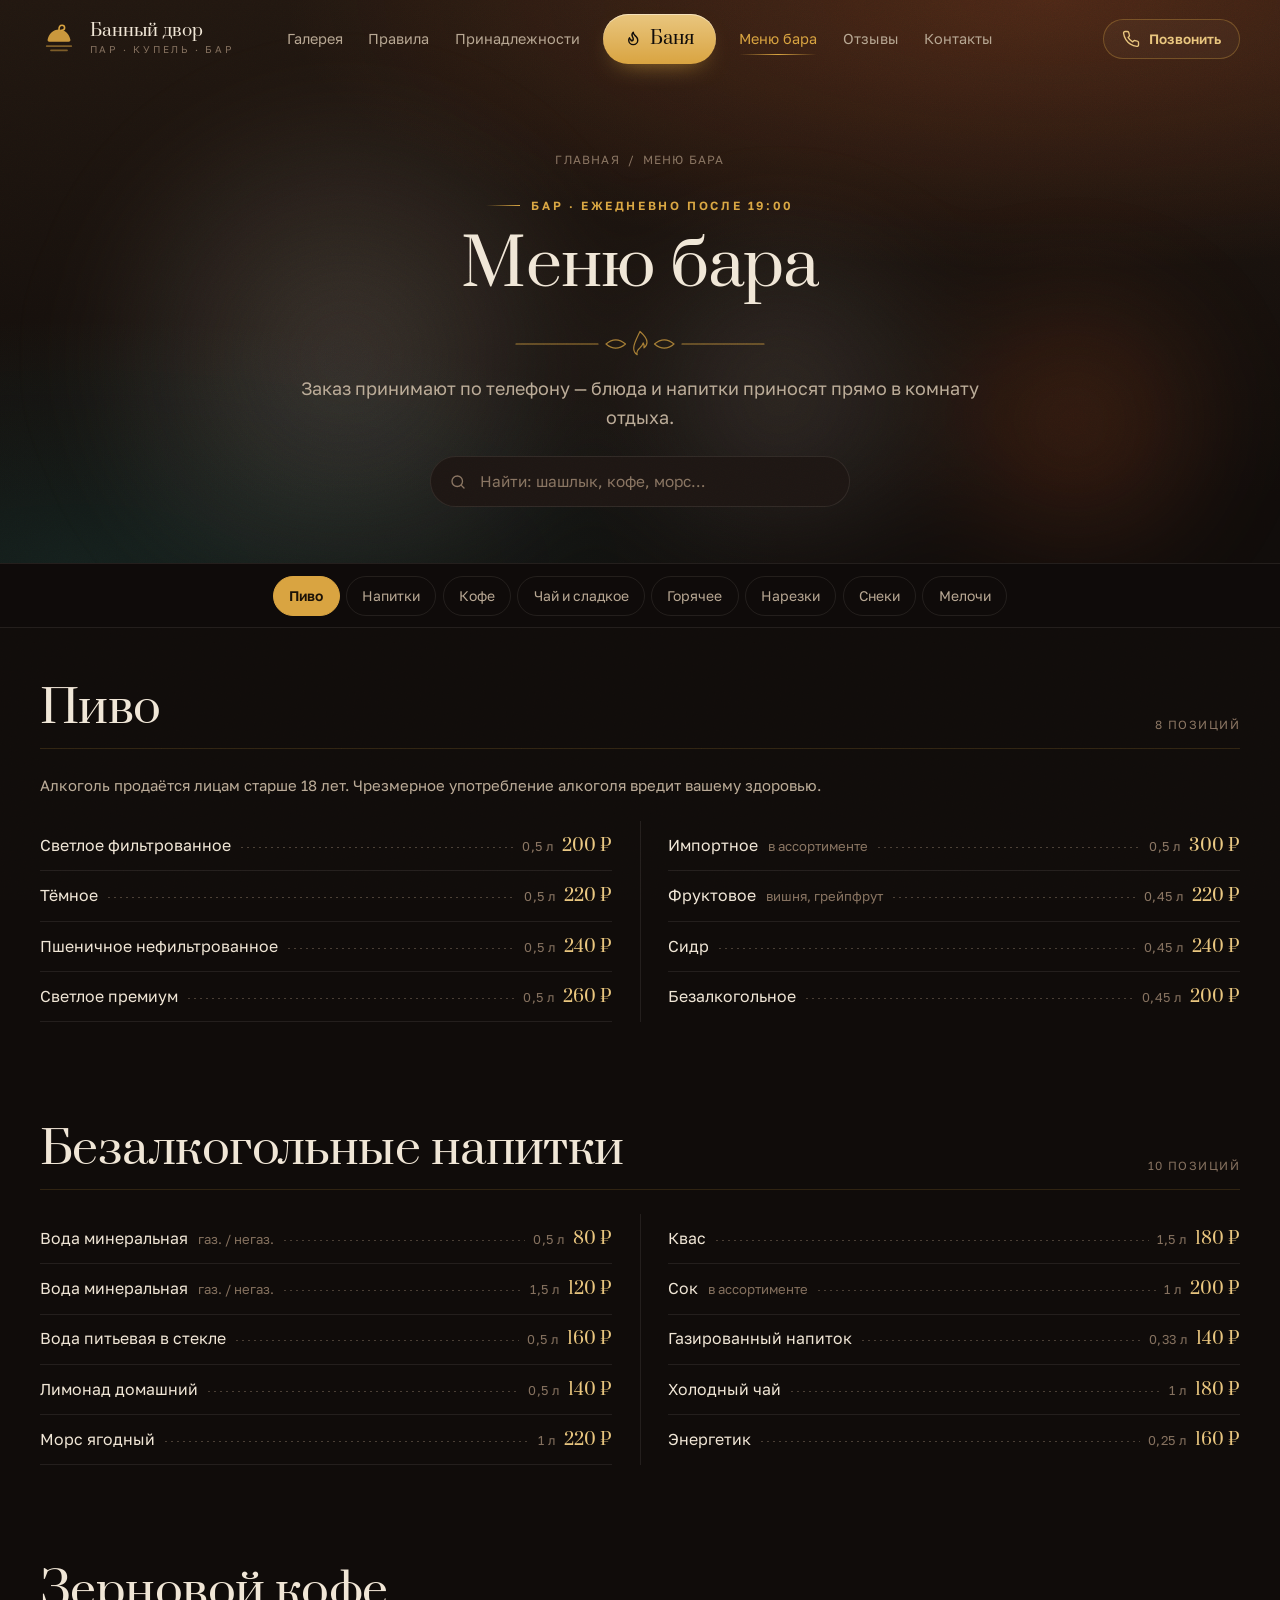
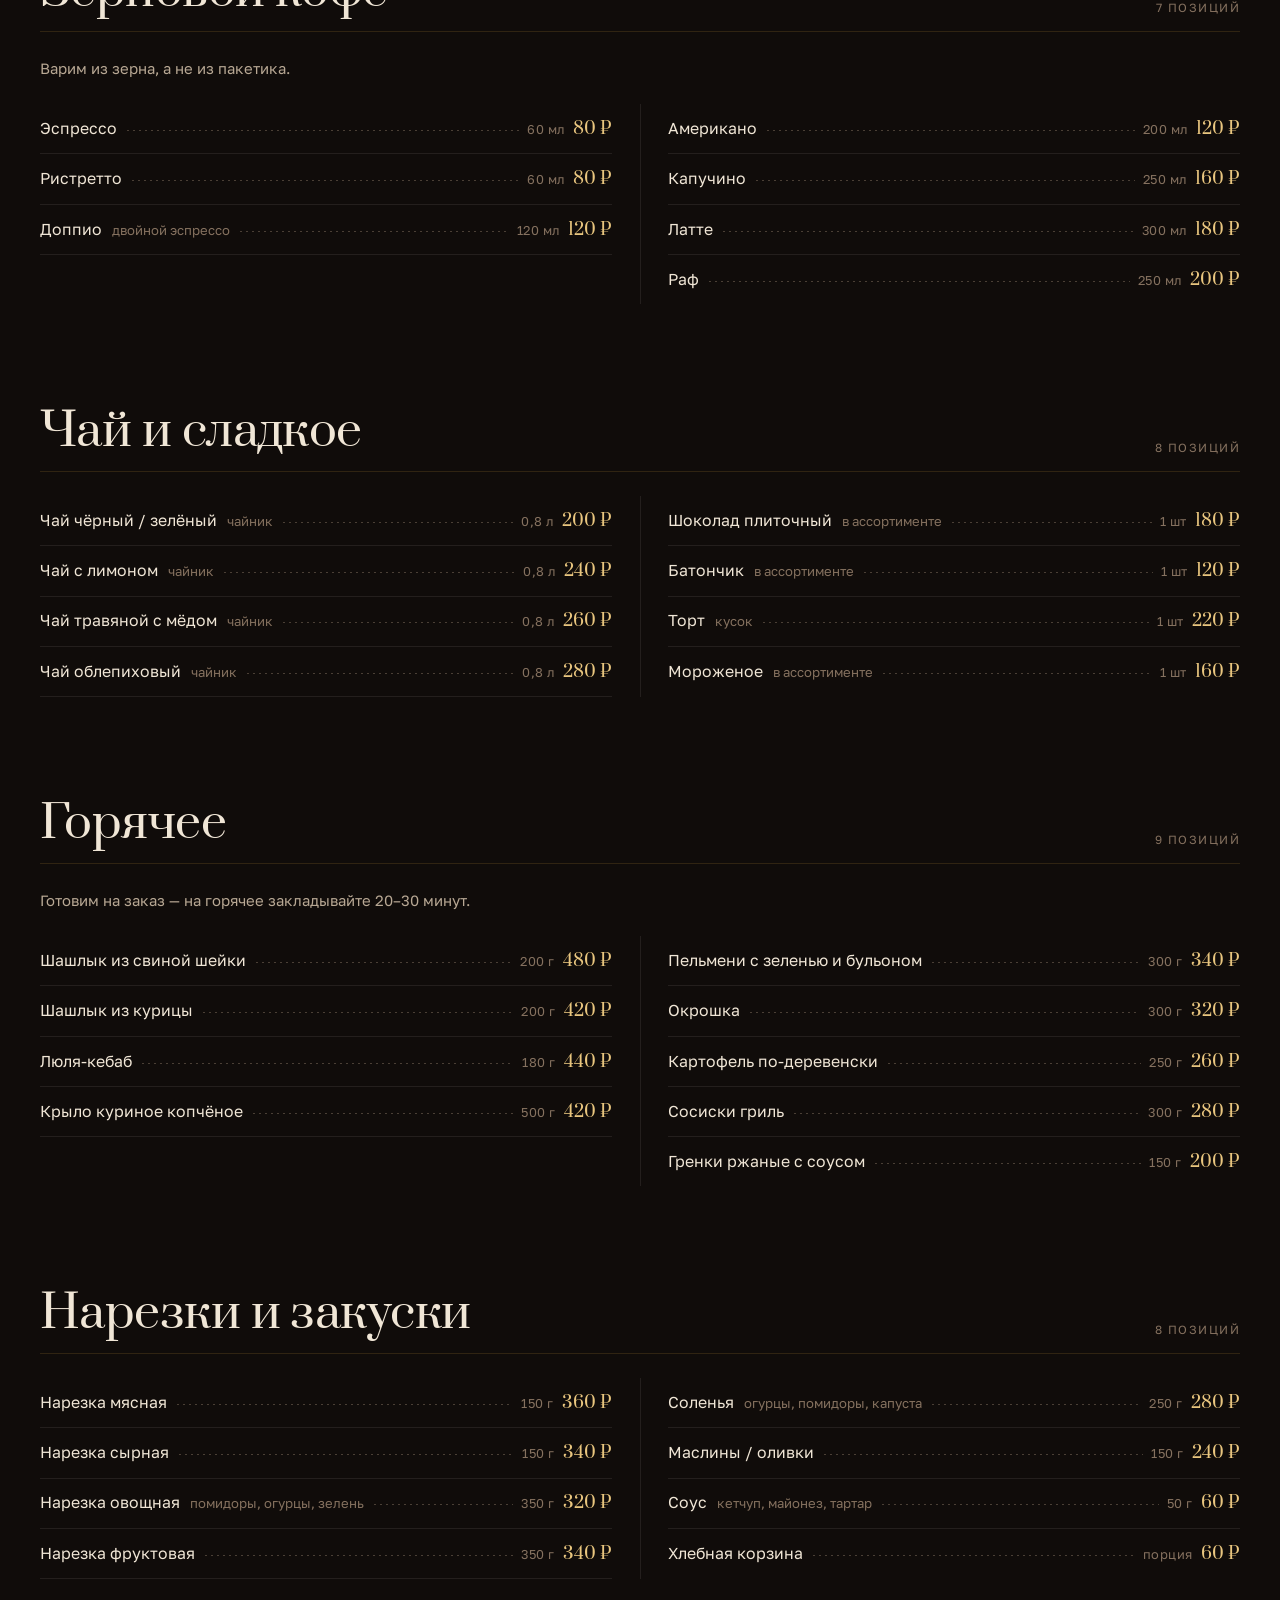
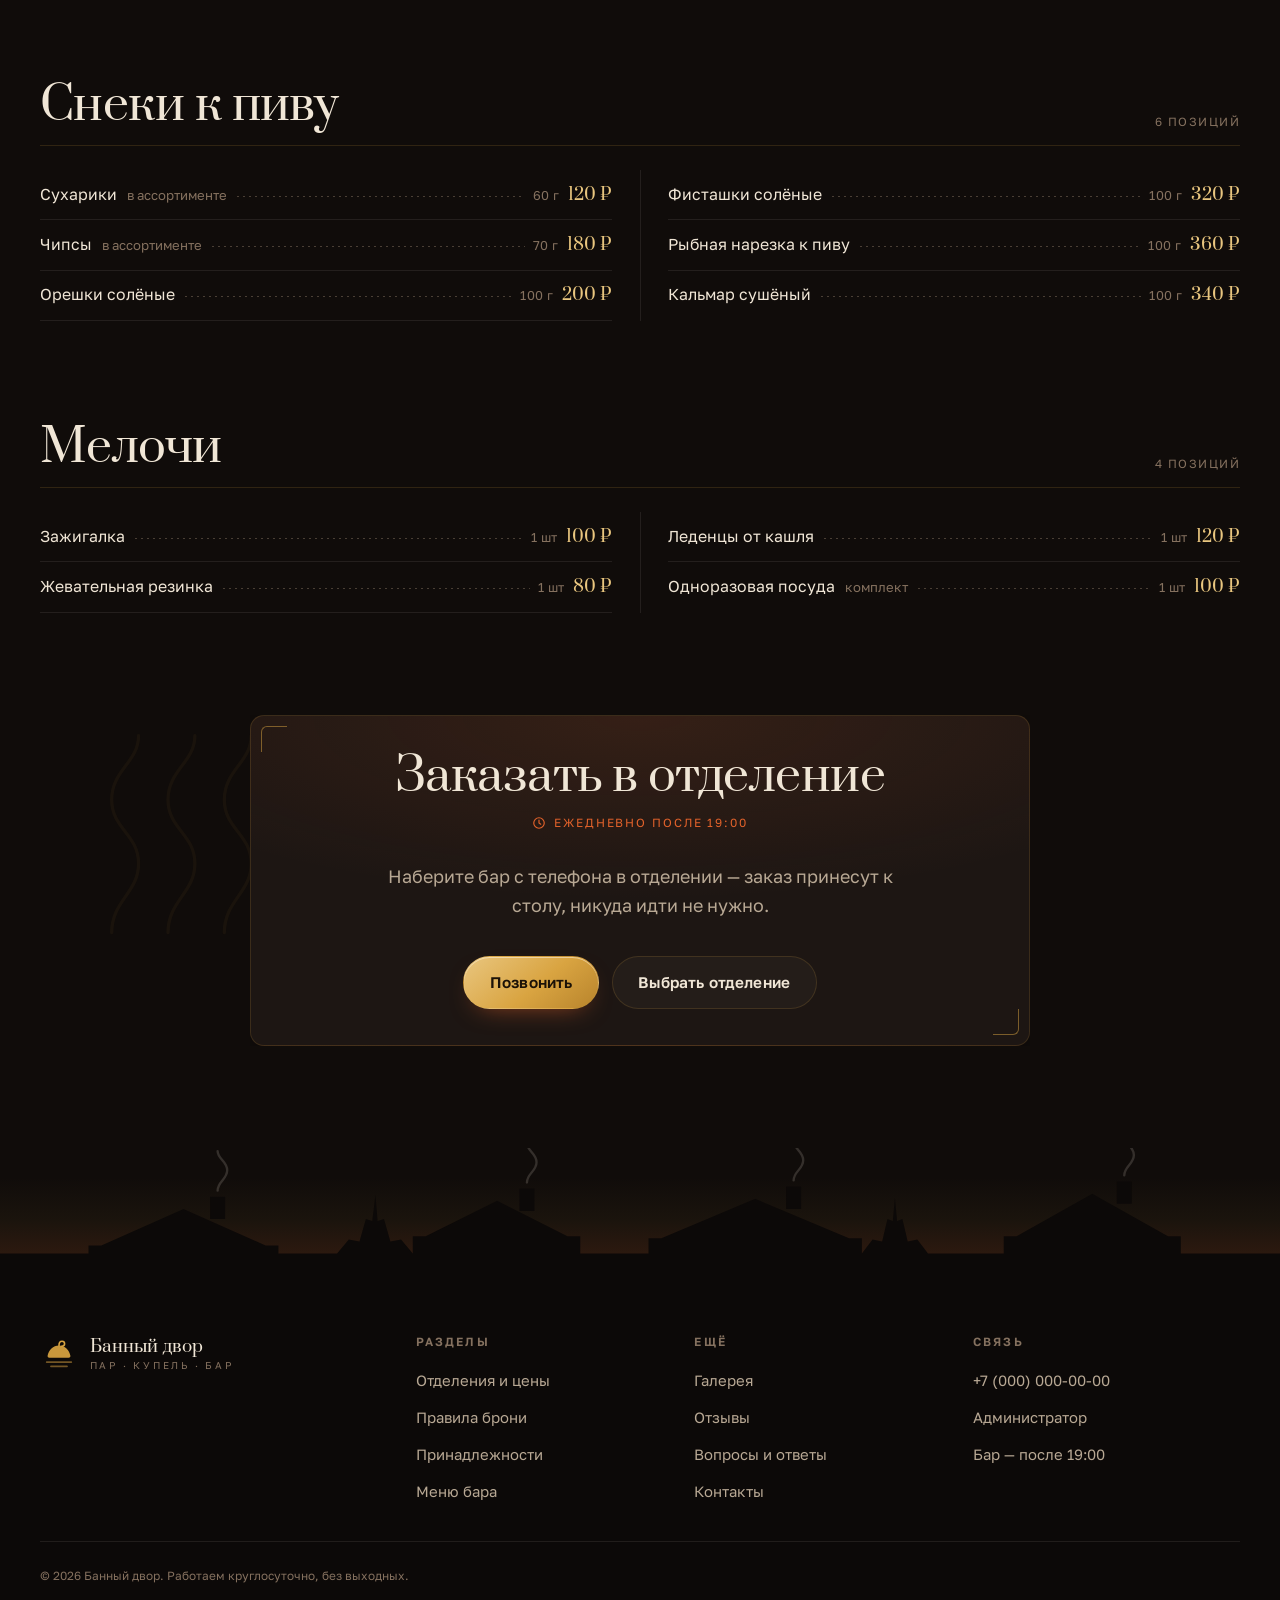
<file: menu.html>
<!DOCTYPE html>
<html lang="ru" class="no-js">
<head>
<meta charset="utf-8">
<meta name="viewport" content="width=device-width, initial-scale=1, viewport-fit=cover">
<!-- Макет. Название, телефоны, адрес, цены и меню — условные. -->
<title>Меню бара — Банный двор</title>
<meta name="description" content="Меню бара: горячее, шашлык, нарезки и закуски, пиво, безалкогольные напитки, зерновой кофе, чай и снеки. Бар работает ежедневно после 19:00.">
<meta name="robots" content="index, follow, max-image-preview:large">
<meta name="theme-color" content="#100c0a">
<link rel="canonical" href="https://example.com/menu.html">
<meta property="og:type" content="website">
<meta property="og:site_name" content="Банный двор">
<meta property="og:locale" content="ru_RU">
<meta property="og:title" content="Меню бара — Банный двор">
<meta property="og:description" content="Меню бара: горячее, шашлык, нарезки и закуски, пиво, безалкогольные напитки, зерновой кофе, чай и снеки. Бар работает ежедневно после 19:00.">
<meta property="og:url" content="https://example.com/menu.html">
<meta property="og:image" content="https://example.com/assets/img/og-cover.jpg">
<meta name="twitter:card" content="summary_large_image">
<link rel="icon" href="assets/img/favicon.svg" type="image/svg+xml">
<link rel="preconnect" href="https://fonts.googleapis.com">
<link rel="preconnect" href="https://fonts.gstatic.com" crossorigin>
<link rel="stylesheet" href="https://fonts.googleapis.com/css2?family=Prata&family=Golos+Text:wght@400;500;600;700&display=swap">
<link rel="stylesheet" href="assets/css/style.css">
</head>
<body>
<a class="skip" href="#main">Перейти к содержанию</a>
<div class="progress" aria-hidden="true"></div>
<svg width="0" height="0" style="position:absolute" aria-hidden="true" focusable="false"><defs>
  <symbol id="art-parilka" viewBox="0 0 100 100">
    <path d="M8 76h84M8 60h46M10 60v16M32 60v16M54 60v16"/>
    <rect x="62" y="34" width="30" height="42" rx="4"/>
    <path d="M62 48h30M68 62h18"/>
    <circle cx="70" cy="41" r="2.6"/><circle cx="78" cy="41" r="2.6"/><circle cx="86" cy="41" r="2.6"/>
    <path d="M72 26c0-6 6-8 6-14 3 4 6 8 6 13s-4 8-8 8"/>
  </symbol>
  <symbol id="art-pool" viewBox="0 0 100 100">
    <rect x="12" y="36" width="76" height="48" rx="7"/>
    <path d="M20 54c6-5 11 5 17 0s11 5 17 0 11 5 17 0"/>
    <path d="M20 68c6-5 11 5 17 0s11 5 17 0 11 5 17 0"/>
    <path d="M30 36V24a7 7 0 0 1 14 0M62 36V24a7 7 0 0 1 14 0"/>
  </symbol>
  <symbol id="art-domik" viewBox="0 0 100 100">
    <path d="M10 50 50 20l40 30"/>
    <path d="M20 50v34h60V50"/>
    <rect x="42" y="62" width="16" height="22"/>
    <path d="M28 58h10v10H28z"/><path d="M62 58h10v10H62z"/>
    <path d="M68 32V20h9v19"/>
    <path d="M72 14c0-6 7-7 7-13"/>
  </symbol>
  <symbol id="art-hammam" viewBox="0 0 100 100">
    <path d="M24 78V56a26 26 0 0 1 52 0v22M14 78h72"/>
    <path d="M42 78V64a8 8 0 0 1 16 0v14"/>
    <circle cx="34" cy="50" r="3.4"/><circle cx="66" cy="50" r="3.4"/>
    <path d="M50 30V20"/><circle cx="50" cy="16" r="3.4"/>
  </symbol>
  <symbol id="art-billiard" viewBox="0 0 100 100">
    <rect x="10" y="38" width="80" height="42" rx="8"/>
    <path d="M18 28 78 68"/>
    <circle cx="36" cy="58" r="8"/><circle cx="58" cy="64" r="8"/>
    <path d="M32 58h8"/>
  </symbol>
  <symbol id="art-besedka" viewBox="0 0 100 100">
    <path d="M8 44 50 18l42 26"/>
    <path d="M18 44v38M82 44v38M10 82h80"/>
    <path d="M34 62h32M34 62v20M66 62v20M34 72h32"/>
  </symbol>
  <symbol id="art-mangal" viewBox="0 0 100 100">
    <path d="M20 52h60l-7 24H27z"/>
    <path d="M28 76 22 90M72 76l6 14M26 52h48"/>
    <path d="M38 40c0-6 6-8 6-14 3 4 6 8 6 13s-4 8-8 8"/>
    <path d="M58 44c0-4 4-6 4-10"/>
  </symbol>
  <symbol id="art-bar" viewBox="0 0 100 100">
    <path d="M26 22h32L42 44v26M32 70h20"/>
    <path d="M14 84h72"/>
    <path d="M70 34h14v36H70zM72 34V22h10v12"/>
  </symbol>
  <symbol id="art-massage" viewBox="0 0 100 100">
    <rect x="14" y="52" width="72" height="14" rx="7"/>
    <path d="M26 66v16M74 66v16"/>
    <circle cx="32" cy="40" r="8"/>
    <path d="M44 52c5-10 17-12 26-7"/>
  </symbol>
  <symbol id="art-otdyh" viewBox="0 0 100 100">
    <path d="M10 66h80M20 66v18M80 66v18"/>
    <path d="M34 44h22a9 9 0 0 1 9 9v13H25V53a9 9 0 0 1 9-9Z"/>
    <path d="M65 52h9v9h-9"/>
    <path d="M44 34c0-5 5-6 5-11"/>
  </symbol>
  <symbol id="art-venik" viewBox="0 0 100 100">
    <path d="M50 92V58"/>
    <path d="M41 58h18l5-10H36l5 10Z"/>
    <path d="M50 48C31 42 20 27 20 9c14 3 24 10 30 20 6-10 16-17 30-20 0 18-11 33-30 39Z"/>
    <path d="M50 48V20"/>
  </symbol>
  <symbol id="art-kovsh" viewBox="0 0 100 100">
    <path d="M18 46h40v14a20 20 0 0 1-40 0z"/>
    <path d="M58 52h20a8 8 0 0 1 8 8v22"/>
    <path d="M30 34c0-7 7-9 7-16 4 5 7 9 7 15s-5 9-9 9"/>
  </symbol>
</defs></svg>

<header class="header">
  <div class="wrap header__in">
    <a class="logo" href="index.html" aria-label="Банный двор — на главную">
      <svg class="logo__mark" viewBox="0 0 40 40" fill="none" aria-hidden="true">
        <path d="M20 10c-6.2 0-10.9 4.7-12 10.9-.2 1.1.7 2.1 1.8 2.1h20.4c1.1 0 2-1 1.8-2.1C30.9 14.7 26.2 10 20 10Z" fill="currentColor" opacity=".92"/>
        <path d="M20 10c0-2.9 1.5-4.5 3.2-4.5 1.6 0 2.7 1.2 2.7 2.7 0 1.7-1.4 2.6-3.1 2.6" stroke="currentColor" stroke-width="1.7" stroke-linecap="round"/>
        <path d="M7 27.5h26M11.5 32h17" stroke="currentColor" stroke-width="1.7" stroke-linecap="round" opacity=".5"/>
      </svg>
      <span class="logo__txt">
        <span class="logo__name">Банный двор</span>
        <span class="logo__sub">Пар · Купель · Бар</span>
      </span>
    </a>

    <nav class="nav" aria-label="Основная навигация">
      <a href="gallery.html">Галерея</a>
      <button type="button" data-modal-open="m-rules">Правила</button>
      <button type="button" data-modal-open="m-supplies">Принадлежности</button>

      <a class="nav__star" href="banya.html"><svg viewBox="0 0 24 24" fill="none" stroke="currentColor" stroke-width="1.9" stroke-linecap="round" stroke-linejoin="round" aria-hidden="true"><path d="M8.5 14.5A2.5 2.5 0 0 0 11 12c0-1.4-.5-2-1-3-1.1-2-1-4 1-6 0 3 2 4 4 6 1.5 1.6 2 3 2 4.5a6 6 0 1 1-12 0c0-1 .3-2 1-3 .2 1 .6 1.7 1.5 2Z"/></svg>Баня</a>

      <a href="menu.html" aria-current="page">Меню бара</a>
      <a href="index.html#reviews">Отзывы</a>
      <a href="index.html#contacts">Контакты</a>
    </nav>

    <div class="header__cta">
      <a class="btn btn--ghost btn--sm header__call" href="tel:+70000000000"><svg class="btn__icon" viewBox="0 0 24 24" fill="none" stroke="currentColor" stroke-width="1.8" stroke-linecap="round" stroke-linejoin="round" aria-hidden="true"><path d="M22 16.9v3a2 2 0 0 1-2.2 2 19.8 19.8 0 0 1-8.6-3.1 19.5 19.5 0 0 1-6-6A19.8 19.8 0 0 1 2.1 4.2 2 2 0 0 1 4.1 2h3a2 2 0 0 1 2 1.7c.1 1 .4 1.9.7 2.8a2 2 0 0 1-.4 2.1L8.1 9.9a16 16 0 0 0 6 6l1.3-1.3a2 2 0 0 1 2.1-.5c.9.4 1.8.6 2.8.7a2 2 0 0 1 1.7 2Z"/></svg>Позвонить</a>
      <button class="burger" type="button" aria-label="Открыть меню" aria-expanded="false" aria-controls="mnav"><span></span></button>
    </div>
  </div>
</header>

<div class="mnav" id="mnav">
  <a href="banya.html">Баня</a>
  <button type="button" data-modal-open="m-rules">Правила</button>
  <button type="button" data-modal-open="m-supplies">Принадлежности</button>
  <a href="menu.html">Меню бара</a>
  <a href="gallery.html">Галерея</a>
  <a href="index.html#reviews">Отзывы</a>
  <a href="index.html#contacts">Контакты</a>
  <a class="btn btn--primary" href="tel:+70000000000">Позвонить</a>
</div>

<main id="main">

  <section class="page-head">
    <div class="page-head__bg" aria-hidden="true"></div>
    <div class="steam" aria-hidden="true"><i></i><i></i><i></i></div>
    <div class="wrap" style="text-align:center;position:relative;z-index:1">
      <nav class="crumbs" aria-label="Хлебные крошки" style="justify-content:center">
        <a href="index.html">Главная</a>
        <span aria-hidden="true">/</span>
        <span>Меню бара</span>
      </nav>
      <span class="stamp" style="justify-content:center">Бар · ежедневно после 19:00</span>
      <h1 data-split style="margin-inline:auto">Меню бара</h1>
      <svg class="hero__flourish" viewBox="0 0 260 30" fill="none" stroke="currentColor" stroke-width="1.2" stroke-linecap="round" stroke-linejoin="round" aria-hidden="true">
        <path d="M6 16h82M254 16h-82"/>
        <path d="M96 16c6.5-5.5 13-5.5 19.5 0-6.5 5.5-13 5.5-19.5 0Z"/>
        <path d="M164 16c-6.5-5.5-13-5.5-19.5 0 6.5 5.5 13 5.5 19.5 0Z"/>
        <path d="M130 3.5c4.7 4.2 7 7.6 7 10.7 0 2.5-1.4 4.4-3 5.6.4-1.8.2-3.4-.8-4.9-.7 2.7-2.1 3.9-3.7 5.4-1.7 1.5-2.6 3-2.6 4.6 0 .6.1 1.2.3 1.8-2.1-1.3-3.5-3.6-3.5-6.5 0-4.7 3-9.9 6.3-16.7Z"/>
      </svg>
      <p class="lede" style="margin-inline:auto">Заказ принимают по телефону — блюда и напитки приносят прямо в комнату отдыха.</p>

      <div class="menu-search" style="margin:var(--s-3) auto 0">
        <svg viewBox="0 0 24 24" fill="none" stroke="currentColor" stroke-width="1.8" stroke-linecap="round" aria-hidden="true"><circle cx="11" cy="11" r="7"/><path d="m20 20-3.5-3.5"/></svg>
        <label class="sr-only" for="msearch">Поиск по меню</label>
        <input id="msearch" type="search" placeholder="Найти: шашлык, кофе, морс…" data-menu-search autocomplete="off">
      </div>
    </div>
  </section>

  <div class="railbar">
    <div class="wrap">
      <nav class="rail" aria-label="Разделы меню" style="justify-content:center">
        <a class="is-active" href="#beer">Пиво</a> <a href="#drinks">Напитки</a> <a href="#coffee">Кофе</a> <a href="#tea">Чай и сладкое</a> <a href="#hot">Горячее</a> <a href="#cold">Нарезки</a> <a href="#snacks">Снеки</a> <a href="#misc">Мелочи</a>
      </nav>
    </div>
  </div>

  <div class="wrap" style="position:relative">
    <svg class="deco deco--bl" data-par="-0.07" viewBox="0 0 200 200" fill="none" stroke="currentColor" stroke-width="2.6" stroke-linecap="round" aria-hidden="true">
      <path d="M56 184c0-25 21-31 21-54s-21-27-21-50 21-29 21-50"/>
      <path d="M100 184c0-25 21-31 21-54s-21-27-21-50 21-29 21-50"/>
      <path d="M144 184c0-25 21-31 21-54s-21-27-21-50 21-29 21-50"/>
    </svg>

    <section class="mcat" data-rise="blur" id="beer">
      <div class="mcat__head">
        <h2>Пиво</h2>
        <span class="mcat__count">8 позиций</span>
      </div>
      <p class="mcat__note">Алкоголь продаётся лицам старше 18 лет. Чрезмерное употребление алкоголя вредит вашему здоровью.</p>
      <ul class="plist mcols">
        <li><span class="plist__n">Светлое фильтрованное</span><span class="plist__dots"></span><span class="plist__u">0,5 л</span><span class="plist__p">200 ₽</span></li>
        <li><span class="plist__n">Тёмное</span><span class="plist__dots"></span><span class="plist__u">0,5 л</span><span class="plist__p">220 ₽</span></li>
        <li><span class="plist__n">Пшеничное нефильтрованное</span><span class="plist__dots"></span><span class="plist__u">0,5 л</span><span class="plist__p">240 ₽</span></li>
        <li><span class="plist__n">Светлое премиум</span><span class="plist__dots"></span><span class="plist__u">0,5 л</span><span class="plist__p">260 ₽</span></li>
        <li><span class="plist__n">Импортное <small>в ассортименте</small></span><span class="plist__dots"></span><span class="plist__u">0,5 л</span><span class="plist__p">300 ₽</span></li>
        <li><span class="plist__n">Фруктовое <small>вишня, грейпфрут</small></span><span class="plist__dots"></span><span class="plist__u">0,45 л</span><span class="plist__p">220 ₽</span></li>
        <li><span class="plist__n">Сидр</span><span class="plist__dots"></span><span class="plist__u">0,45 л</span><span class="plist__p">240 ₽</span></li>
        <li><span class="plist__n">Безалкогольное</span><span class="plist__dots"></span><span class="plist__u">0,45 л</span><span class="plist__p">200 ₽</span></li>
      </ul>
    </section>
    <section class="mcat" data-rise="blur" id="drinks">
      <div class="mcat__head">
        <h2>Безалкогольные напитки</h2>
        <span class="mcat__count">10 позиций</span>
      </div>
      <ul class="plist mcols">
        <li><span class="plist__n">Вода минеральная <small>газ. / негаз.</small></span><span class="plist__dots"></span><span class="plist__u">0,5 л</span><span class="plist__p">80 ₽</span></li>
        <li><span class="plist__n">Вода минеральная <small>газ. / негаз.</small></span><span class="plist__dots"></span><span class="plist__u">1,5 л</span><span class="plist__p">120 ₽</span></li>
        <li><span class="plist__n">Вода питьевая в стекле</span><span class="plist__dots"></span><span class="plist__u">0,5 л</span><span class="plist__p">160 ₽</span></li>
        <li><span class="plist__n">Лимонад домашний</span><span class="plist__dots"></span><span class="plist__u">0,5 л</span><span class="plist__p">140 ₽</span></li>
        <li><span class="plist__n">Морс ягодный</span><span class="plist__dots"></span><span class="plist__u">1 л</span><span class="plist__p">220 ₽</span></li>
        <li><span class="plist__n">Квас</span><span class="plist__dots"></span><span class="plist__u">1,5 л</span><span class="plist__p">180 ₽</span></li>
        <li><span class="plist__n">Сок <small>в ассортименте</small></span><span class="plist__dots"></span><span class="plist__u">1 л</span><span class="plist__p">200 ₽</span></li>
        <li><span class="plist__n">Газированный напиток</span><span class="plist__dots"></span><span class="plist__u">0,33 л</span><span class="plist__p">140 ₽</span></li>
        <li><span class="plist__n">Холодный чай</span><span class="plist__dots"></span><span class="plist__u">1 л</span><span class="plist__p">180 ₽</span></li>
        <li><span class="plist__n">Энергетик</span><span class="plist__dots"></span><span class="plist__u">0,25 л</span><span class="plist__p">160 ₽</span></li>
      </ul>
    </section>
    <section class="mcat" data-rise="blur" id="coffee">
      <div class="mcat__head">
        <h2>Зерновой кофе</h2>
        <span class="mcat__count">7 позиций</span>
      </div>
      <p class="mcat__note">Варим из зерна, а не из пакетика.</p>
      <ul class="plist mcols">
        <li><span class="plist__n">Эспрессо</span><span class="plist__dots"></span><span class="plist__u">60 мл</span><span class="plist__p">80 ₽</span></li>
        <li><span class="plist__n">Ристретто</span><span class="plist__dots"></span><span class="plist__u">60 мл</span><span class="plist__p">80 ₽</span></li>
        <li><span class="plist__n">Доппио <small>двойной эспрессо</small></span><span class="plist__dots"></span><span class="plist__u">120 мл</span><span class="plist__p">120 ₽</span></li>
        <li><span class="plist__n">Американо</span><span class="plist__dots"></span><span class="plist__u">200 мл</span><span class="plist__p">120 ₽</span></li>
        <li><span class="plist__n">Капучино</span><span class="plist__dots"></span><span class="plist__u">250 мл</span><span class="plist__p">160 ₽</span></li>
        <li><span class="plist__n">Латте</span><span class="plist__dots"></span><span class="plist__u">300 мл</span><span class="plist__p">180 ₽</span></li>
        <li><span class="plist__n">Раф</span><span class="plist__dots"></span><span class="plist__u">250 мл</span><span class="plist__p">200 ₽</span></li>
      </ul>
    </section>
    <section class="mcat" data-rise="blur" id="tea">
      <div class="mcat__head">
        <h2>Чай и сладкое</h2>
        <span class="mcat__count">8 позиций</span>
      </div>
      <ul class="plist mcols">
        <li><span class="plist__n">Чай чёрный / зелёный <small>чайник</small></span><span class="plist__dots"></span><span class="plist__u">0,8 л</span><span class="plist__p">200 ₽</span></li>
        <li><span class="plist__n">Чай с лимоном <small>чайник</small></span><span class="plist__dots"></span><span class="plist__u">0,8 л</span><span class="plist__p">240 ₽</span></li>
        <li><span class="plist__n">Чай травяной с мёдом <small>чайник</small></span><span class="plist__dots"></span><span class="plist__u">0,8 л</span><span class="plist__p">260 ₽</span></li>
        <li><span class="plist__n">Чай облепиховый <small>чайник</small></span><span class="plist__dots"></span><span class="plist__u">0,8 л</span><span class="plist__p">280 ₽</span></li>
        <li><span class="plist__n">Шоколад плиточный <small>в ассортименте</small></span><span class="plist__dots"></span><span class="plist__u">1 шт</span><span class="plist__p">180 ₽</span></li>
        <li><span class="plist__n">Батончик <small>в ассортименте</small></span><span class="plist__dots"></span><span class="plist__u">1 шт</span><span class="plist__p">120 ₽</span></li>
        <li><span class="plist__n">Торт <small>кусок</small></span><span class="plist__dots"></span><span class="plist__u">1 шт</span><span class="plist__p">220 ₽</span></li>
        <li><span class="plist__n">Мороженое <small>в ассортименте</small></span><span class="plist__dots"></span><span class="plist__u">1 шт</span><span class="plist__p">160 ₽</span></li>
      </ul>
    </section>
    <section class="mcat" data-rise="blur" id="hot">
      <div class="mcat__head">
        <h2>Горячее</h2>
        <span class="mcat__count">9 позиций</span>
      </div>
      <p class="mcat__note">Готовим на заказ — на горячее закладывайте 20–30 минут.</p>
      <ul class="plist mcols">
        <li><span class="plist__n">Шашлык из свиной шейки</span><span class="plist__dots"></span><span class="plist__u">200 г</span><span class="plist__p">480 ₽</span></li>
        <li><span class="plist__n">Шашлык из курицы</span><span class="plist__dots"></span><span class="plist__u">200 г</span><span class="plist__p">420 ₽</span></li>
        <li><span class="plist__n">Люля-кебаб</span><span class="plist__dots"></span><span class="plist__u">180 г</span><span class="plist__p">440 ₽</span></li>
        <li><span class="plist__n">Крыло куриное копчёное</span><span class="plist__dots"></span><span class="plist__u">500 г</span><span class="plist__p">420 ₽</span></li>
        <li><span class="plist__n">Пельмени с зеленью и бульоном</span><span class="plist__dots"></span><span class="plist__u">300 г</span><span class="plist__p">340 ₽</span></li>
        <li><span class="plist__n">Окрошка</span><span class="plist__dots"></span><span class="plist__u">300 г</span><span class="plist__p">320 ₽</span></li>
        <li><span class="plist__n">Картофель по-деревенски</span><span class="plist__dots"></span><span class="plist__u">250 г</span><span class="plist__p">260 ₽</span></li>
        <li><span class="plist__n">Сосиски гриль</span><span class="plist__dots"></span><span class="plist__u">300 г</span><span class="plist__p">280 ₽</span></li>
        <li><span class="plist__n">Гренки ржаные с соусом</span><span class="plist__dots"></span><span class="plist__u">150 г</span><span class="plist__p">200 ₽</span></li>
      </ul>
    </section>
    <section class="mcat" data-rise="blur" id="cold">
      <div class="mcat__head">
        <h2>Нарезки и закуски</h2>
        <span class="mcat__count">8 позиций</span>
      </div>
      <ul class="plist mcols">
        <li><span class="plist__n">Нарезка мясная</span><span class="plist__dots"></span><span class="plist__u">150 г</span><span class="plist__p">360 ₽</span></li>
        <li><span class="plist__n">Нарезка сырная</span><span class="plist__dots"></span><span class="plist__u">150 г</span><span class="plist__p">340 ₽</span></li>
        <li><span class="plist__n">Нарезка овощная <small>помидоры, огурцы, зелень</small></span><span class="plist__dots"></span><span class="plist__u">350 г</span><span class="plist__p">320 ₽</span></li>
        <li><span class="plist__n">Нарезка фруктовая</span><span class="plist__dots"></span><span class="plist__u">350 г</span><span class="plist__p">340 ₽</span></li>
        <li><span class="plist__n">Соленья <small>огурцы, помидоры, капуста</small></span><span class="plist__dots"></span><span class="plist__u">250 г</span><span class="plist__p">280 ₽</span></li>
        <li><span class="plist__n">Маслины / оливки</span><span class="plist__dots"></span><span class="plist__u">150 г</span><span class="plist__p">240 ₽</span></li>
        <li><span class="plist__n">Соус <small>кетчуп, майонез, тартар</small></span><span class="plist__dots"></span><span class="plist__u">50 г</span><span class="plist__p">60 ₽</span></li>
        <li><span class="plist__n">Хлебная корзина</span><span class="plist__dots"></span><span class="plist__u">порция</span><span class="plist__p">60 ₽</span></li>
      </ul>
    </section>
    <section class="mcat" data-rise="blur" id="snacks">
      <div class="mcat__head">
        <h2>Снеки к пиву</h2>
        <span class="mcat__count">6 позиций</span>
      </div>
      <ul class="plist mcols">
        <li><span class="plist__n">Сухарики <small>в ассортименте</small></span><span class="plist__dots"></span><span class="plist__u">60 г</span><span class="plist__p">120 ₽</span></li>
        <li><span class="plist__n">Чипсы <small>в ассортименте</small></span><span class="plist__dots"></span><span class="plist__u">70 г</span><span class="plist__p">180 ₽</span></li>
        <li><span class="plist__n">Орешки солёные</span><span class="plist__dots"></span><span class="plist__u">100 г</span><span class="plist__p">200 ₽</span></li>
        <li><span class="plist__n">Фисташки солёные</span><span class="plist__dots"></span><span class="plist__u">100 г</span><span class="plist__p">320 ₽</span></li>
        <li><span class="plist__n">Рыбная нарезка к пиву</span><span class="plist__dots"></span><span class="plist__u">100 г</span><span class="plist__p">360 ₽</span></li>
        <li><span class="plist__n">Кальмар сушёный</span><span class="plist__dots"></span><span class="plist__u">100 г</span><span class="plist__p">340 ₽</span></li>
      </ul>
    </section>
    <section class="mcat" data-rise="blur" id="misc">
      <div class="mcat__head">
        <h2>Мелочи</h2>
        <span class="mcat__count">4 позиций</span>
      </div>
      <ul class="plist mcols">
        <li><span class="plist__n">Зажигалка</span><span class="plist__dots"></span><span class="plist__u">1 шт</span><span class="plist__p">100 ₽</span></li>
        <li><span class="plist__n">Жевательная резинка</span><span class="plist__dots"></span><span class="plist__u">1 шт</span><span class="plist__p">80 ₽</span></li>
        <li><span class="plist__n">Леденцы от кашля</span><span class="plist__dots"></span><span class="plist__u">1 шт</span><span class="plist__p">120 ₽</span></li>
        <li><span class="plist__n">Одноразовая посуда <small>комплект</small></span><span class="plist__dots"></span><span class="plist__u">1 шт</span><span class="plist__p">100 ₽</span></li>
      </ul>
    </section>

    <div class="empty-state" data-menu-empty>
      <p>Ничего не нашлось. Попробуйте другое слово — или спросите у бара по телефону.</p>
    </div>

    <div class="barcard" data-rise="zoom" style="margin-bottom:var(--s-6)">
      <div class="barcard__head">
        <h3>Заказать в отделение</h3>
        <span class="barcard__hours">
          <svg viewBox="0 0 24 24" fill="none" stroke="currentColor" stroke-width="2" stroke-linecap="round" stroke-linejoin="round" aria-hidden="true"><circle cx="12" cy="12" r="9"/><path d="M12 7v5l3 2"/></svg>
          Ежедневно после 19:00
        </span>
      </div>
      <p style="text-align:center;color:var(--birch-dim);max-width:46ch;margin-inline:auto">Наберите бар с телефона в отделении — заказ принесут к столу, никуда идти не нужно.</p>
      <div class="head-acts">
        <a class="btn btn--primary" href="tel:+70000000000">Позвонить</a>
        <a class="btn btn--ghost" href="banya.html">Выбрать отделение</a>
      </div>
    </div>

  </div>
</main>

<div class="frieze frieze--tint" aria-hidden="true">
      <svg viewBox="0 0 1200 130" preserveAspectRatio="none">
        <path class="frieze__smoke" d="M204 42c0-9 9-11 9-20s-9-11-9-19 M494 34c0-9 9-11 9-20s-9-11-9-19 M744 32c0-9 9-11 9-20s-9-11-9-19 M1054 27c0-9 9-11 9-20s-9-11-9-19"/>
        <path class="frieze__sil" d="M0 130 V104 h83 V96 h12 L172 60 L249 96 h12 V104 h55 L327 90 L337 92 L343 70 L349 72 L352 46 L354 72 L360 70 L366 92 L376 90 L387 104 V87 h12 L466 52 L532 87 h12 V104 h64 V89 h12 L708 50 L796 89 h12 V104 L818 90 L827 92 L832 70 L837 72 L839 49 L841 72 L846 70 L851 92 L860 90 L870 104 h71 V87 h12 L1024 45 L1095 87 h12 V104 h93 V130Z M197 70v-22h14v22z M487 62v-22h14v22z M737 60v-22h14v22z M1047 55v-22h14v22z"/>
      </svg>
    </div>

<footer class="footer">
  <div class="wrap">
    <div class="footer__grid">
      <div>
        <a class="logo" href="index.html" aria-label="Банный двор">
          <svg class="logo__mark" viewBox="0 0 40 40" fill="none" aria-hidden="true">
        <path d="M20 10c-6.2 0-10.9 4.7-12 10.9-.2 1.1.7 2.1 1.8 2.1h20.4c1.1 0 2-1 1.8-2.1C30.9 14.7 26.2 10 20 10Z" fill="currentColor" opacity=".92"/>
        <path d="M20 10c0-2.9 1.5-4.5 3.2-4.5 1.6 0 2.7 1.2 2.7 2.7 0 1.7-1.4 2.6-3.1 2.6" stroke="currentColor" stroke-width="1.7" stroke-linecap="round"/>
        <path d="M7 27.5h26M11.5 32h17" stroke="currentColor" stroke-width="1.7" stroke-linecap="round" opacity=".5"/>
      </svg>
          <span class="logo__txt">
            <span class="logo__name">Банный двор</span>
            <span class="logo__sub">Пар · Купель · Бар</span>
          </span>
        </a>
      </div>
      <div>
        <h4>Разделы</h4>
        <ul>
          <li><a href="banya.html">Отделения и цены</a></li>
          <li><button type="button" data-modal-open="m-rules">Правила брони</button></li>
          <li><button type="button" data-modal-open="m-supplies">Принадлежности</button></li>
          <li><a href="menu.html">Меню бара</a></li>
        </ul>
      </div>
      <div>
        <h4>Ещё</h4>
        <ul>
          <li><a href="gallery.html">Галерея</a></li>
          <li><a href="index.html#reviews">Отзывы</a></li>
          <li><a href="index.html#faq">Вопросы и ответы</a></li>
          <li><a href="index.html#contacts">Контакты</a></li>
        </ul>
      </div>
      <div>
        <h4>Связь</h4>
        <ul>
          <li><a href="tel:+70000000000">+7 (000) 000-00-00</a></li>
          <li><a href="index.html#contacts">Администратор</a></li>
          <li><a href="menu.html">Бар — после 19:00</a></li>
        </ul>
      </div>
    </div>
    <div class="footer__bottom">
      <span>© <span data-year>2026</span> Банный двор. Работаем круглосуточно, без выходных.</span>
    </div>
  </div>
</footer>

<div class="modal" id="m-rules" role="dialog" aria-modal="true" aria-labelledby="m-rules-t" aria-hidden="true">
  <div class="modal__veil" data-modal-close></div>
  <div class="modal__box">
    <button class="modal__x" type="button" data-modal-close aria-label="Закрыть"><svg viewBox="0 0 24 24" fill="none" stroke="currentColor" stroke-width="1.8" stroke-linecap="round" aria-hidden="true"><path d="M18 6 6 18M6 6l12 12"/></svg></button>
    <div class="modal__head" style="text-align:center;padding-right:0">
      <span class="stamp" style="justify-content:center">Банный двор</span>
      <h2 id="m-rules-t">Правила бронирования</h2>
      <p>Четыре пункта — всё, что нужно знать до звонка.</p>
    </div>
    <ol class="rules">
      <li>Чтобы забронировать отделение, позвоните администратору и уточните <b>наличие свободных отделений</b> на нужную дату и время.</li>
      <li>Время аренды считается <b>с момента входа в отделение</b>. Продлить можно на месте, если следующая бронь не занята.</li>
      <li>Если посетить баню не получается, <b>предупредите администратора заранее</b> — бронь снимем, отделение освободится для других гостей.</li>
      <li>Гости <b>младше 14 лет</b> допускаются только в сопровождении взрослых.</li>
    </ol>
    <a class="btn btn--primary btn--wide" href="tel:+70000000000" style="margin-top:var(--s-3)" data-autofocus>Позвонить и забронировать</a>
  </div>
</div>

<div class="modal" id="m-supplies" role="dialog" aria-modal="true" aria-labelledby="m-supplies-t" aria-hidden="true">
  <div class="modal__veil" data-modal-close></div>
  <div class="modal__box modal__box--wide">
    <button class="modal__x" type="button" data-modal-close aria-label="Закрыть"><svg viewBox="0 0 24 24" fill="none" stroke="currentColor" stroke-width="1.8" stroke-linecap="round" aria-hidden="true"><path d="M18 6 6 18M6 6l12 12"/></svg></button>
    <div class="modal__head" style="text-align:center;padding-right:0">
      <span class="stamp" style="justify-content:center">Прайс · у администратора</span>
      <h2 id="m-supplies-t">Принадлежности</h2>
      <p>Всё для парения продаётся на месте — везти с собой ничего не нужно.</p>
    </div>
    <ul class="plist mcols">
      <li><span class="plist__n">Веник берёзовый</span><span class="plist__dots"></span><span class="plist__u">шт</span><span class="plist__p">400 ₽</span></li>
      <li><span class="plist__n">Веник дубовый</span><span class="plist__dots"></span><span class="plist__u">шт</span><span class="plist__p">400 ₽</span></li>
      <li><span class="plist__n">Веник бамбуковый</span><span class="plist__dots"></span><span class="plist__u">шт</span><span class="plist__p">350 ₽</span></li>
      <li><span class="plist__n">Полотенце махровое</span><span class="plist__dots"></span><span class="plist__u">шт</span><span class="plist__p">150 ₽</span></li>
      <li><span class="plist__n">Полотенце лён</span><span class="plist__dots"></span><span class="plist__u">шт</span><span class="plist__p">100 ₽</span></li>
      <li><span class="plist__n">Простыня</span><span class="plist__dots"></span><span class="plist__u">шт</span><span class="plist__p">150 ₽</span></li>
      <li><span class="plist__n">Мыло</span><span class="plist__dots"></span><span class="plist__u">шт</span><span class="plist__p">150 ₽</span></li>
      <li><span class="plist__n">Шампунь</span><span class="plist__dots"></span><span class="plist__u">шт</span><span class="plist__p">200 ₽</span></li>
      <li><span class="plist__n">Бритвенный станок</span><span class="plist__dots"></span><span class="plist__u">шт</span><span class="plist__p">100 ₽</span></li>
      <li><span class="plist__n">Расчёска</span><span class="plist__dots"></span><span class="plist__u">шт</span><span class="plist__p">50 ₽</span></li>
      <li><span class="plist__n">Губка для мытья</span><span class="plist__dots"></span><span class="plist__u">шт</span><span class="plist__p">100 ₽</span></li>
      <li><span class="plist__n">Тапочки одноразовые</span><span class="plist__dots"></span><span class="plist__u">пара</span><span class="plist__p">200 ₽</span></li>
    </ul>
  </div>
</div>

<div class="lbox" id="lightbox" role="dialog" aria-modal="true" aria-label="Просмотр фотографии">
  <div class="lbox__veil" data-lbox-close></div>
  <figure class="lbox__fig">
    <button class="lbox__x" type="button" data-lbox-close aria-label="Закрыть"><svg viewBox="0 0 24 24" fill="none" stroke="currentColor" stroke-width="1.8" stroke-linecap="round" aria-hidden="true"><path d="M18 6 6 18M6 6l12 12"/></svg></button>
    <div class="ph ph--wide" data-lbox-ph><svg class="ph__art" aria-hidden="true"><use href="#art-venik"/></svg></div>
    <figcaption class="lbox__cap" data-lbox-cap></figcaption>
  </figure>
</div>

<script src="assets/js/main.js" defer></script>
</body>
</html>
</file>
<file: assets/css/style.css>
/* ============================================================
   БАНЯ НА ПОБЕДЕ — design system
   Направление: «жар и купель» — копчёное дерево, латунь, угли
   и бирюза мозаичных бассейнов.
   ============================================================ */

/* ---------- 1. Токены ---------- */
:root {
  /* цвет */
  --soot: #100c0a;          /* копчёное дерево — фон */
  --soot-2: #16110e;        /* фон секции */
  --ash: #1d1613;           /* поверхность карточки */
  --ash-2: #241b16;         /* поверхность приподнятая */
  --birch: #f0e6d6;         /* берёста — основной текст */
  --birch-dim: #b8a894;     /* вторичный текст */
  --muted: #85715f;         /* подписи */
  --brass: #d9a441;         /* латунь — акцент №1 */
  --brass-soft: #e9c67f;
  --ember: #e2622b;         /* угли — акцент горячий */
  --kupel: #35a8a0;         /* купель — акцент холодный */
  --line: rgba(217, 164, 65, .16);
  --line-soft: rgba(240, 230, 214, .09);

  /* типографика */
  --display: "Prata", "Times New Roman", serif;
  --body: "Golos Text", -apple-system, BlinkMacSystemFont, "Segoe UI", Roboto, sans-serif;

  --t-hero: clamp(2.6rem, 7.4vw, 6.2rem);
  --t-h1: clamp(2.1rem, 5.2vw, 4rem);
  --t-h2: clamp(1.7rem, 3.6vw, 2.9rem);
  --t-h3: clamp(1.15rem, 2vw, 1.5rem);
  --t-body: clamp(1rem, .6vw + .86rem, 1.12rem);
  --t-small: .875rem;
  --t-micro: .74rem;

  /* сетка */
  --wrap: 1220px;
  --gut: clamp(1.15rem, 4vw, 2.5rem);
  --s-1: .5rem;
  --s-2: 1rem;
  --s-3: 1.5rem;
  --s-4: 2.25rem;
  --s-5: 3.5rem;
  --s-6: clamp(3.5rem, 8vw, 7rem);

  --r: 14px;
  --r-s: 9px;
  --r-pill: 999px;

  --ease: cubic-bezier(.22, .61, .36, 1);
  --dur: 260ms;

  --shadow: 0 18px 44px -22px rgba(0, 0, 0, .9);
  --shadow-lift: 0 28px 64px -26px rgba(0, 0, 0, .95);
  --glow: 0 0 0 1px rgba(217, 164, 65, .34), 0 22px 60px -30px rgba(226, 98, 43, .65);
}

/* ---------- 2. База ---------- */
*, *::before, *::after { box-sizing: border-box; }

html {
  scroll-behavior: smooth;
  scroll-padding-top: 92px;
  -webkit-text-size-adjust: 100%;
}

body {
  margin: 0;
  background: var(--soot);
  color: var(--birch);
  font-family: var(--body);
  font-size: var(--t-body);
  line-height: 1.62;
  font-weight: 400;
  overflow-x: hidden;
  -webkit-font-smoothing: antialiased;
}

/* зернистость + виньетка — «пар и копоть» */
body::before {
  content: "";
  position: fixed;
  inset: 0;
  pointer-events: none;
  z-index: 1;
  opacity: .5;
  background-image: url("data:image/svg+xml,%3Csvg xmlns='http://www.w3.org/2000/svg' width='180' height='180'%3E%3Cfilter id='n'%3E%3CfeTurbulence type='fractalNoise' baseFrequency='.86' numOctaves='3'/%3E%3C/filter%3E%3Crect width='180' height='180' filter='url(%23n)' opacity='.36'/%3E%3C/svg%3E");
  mix-blend-mode: overlay;
}

body.is-locked { overflow: hidden; }

img { max-width: 100%; display: block; }

h1, h2, h3, h4 {
  font-family: var(--display);
  font-weight: 400;
  line-height: 1.08;
  letter-spacing: -.012em;
  margin: 0;
}

p { margin: 0; }
ul, ol { margin: 0; padding: 0; list-style: none; }

a { color: inherit; text-decoration: none; }

button { font: inherit; color: inherit; cursor: pointer; }

:focus-visible {
  outline: 2px solid var(--brass);
  outline-offset: 3px;
  border-radius: 4px;
}

::selection { background: var(--brass); color: var(--soot); }

.skip {
  position: absolute;
  left: -9999px;
  top: 0;
  z-index: 300;
  background: var(--brass);
  color: var(--soot);
  padding: .8rem 1.2rem;
  font-weight: 600;
  border-radius: 0 0 var(--r-s) 0;
}
.skip:focus { left: 0; }

.wrap {
  width: min(100% - var(--gut) * 2, var(--wrap));
  margin-inline: auto;
}

.sr-only {
  position: absolute;
  width: 1px; height: 1px;
  padding: 0; margin: -1px;
  overflow: hidden;
  clip: rect(0 0 0 0);
  white-space: nowrap;
  border: 0;
}

/* ---------- 3. Общие элементы ---------- */

/* клеймо — надпись-эйбрау над заголовком секции */
.stamp {
  display: inline-flex;
  align-items: center;
  gap: .7rem;
  font-size: var(--t-micro);
  letter-spacing: .22em;
  text-transform: uppercase;
  color: var(--brass);
  font-weight: 600;
  margin-bottom: var(--s-2);
}
.stamp::before {
  content: "";
  width: 34px;
  height: 1px;
  background: linear-gradient(90deg, transparent, var(--brass));
}

.lede {
  color: var(--birch-dim);
  max-width: 62ch;
  margin-top: var(--s-2);
}

.section { padding-block: var(--s-6); position: relative; }
.section--tint { background: var(--soot-2); }
.section--line { border-top: 1px solid var(--line-soft); }

.section__head { margin-bottom: var(--s-5); }
.section__head--row {
  display: flex;
  flex-wrap: wrap;
  align-items: flex-end;
  justify-content: space-between;
  gap: var(--s-3);
}

/* кнопки */
.btn {
  display: inline-flex;
  align-items: center;
  justify-content: center;
  gap: .6rem;
  min-height: 48px;
  padding: .82rem 1.6rem;
  border-radius: var(--r-pill);
  border: 1px solid transparent;
  font-weight: 600;
  font-size: .96rem;
  letter-spacing: .01em;
  transition: transform var(--dur) var(--ease), background var(--dur) var(--ease),
              color var(--dur) var(--ease), border-color var(--dur) var(--ease),
              box-shadow var(--dur) var(--ease);
}
.btn:hover { transform: translateY(-2px); }
.btn:active { transform: translateY(0); }

.btn--primary {
  background: linear-gradient(140deg, var(--brass-soft), var(--brass) 55%, #b8842c);
  color: #1b1207;
  box-shadow: 0 14px 34px -18px rgba(217, 164, 65, .9);
}
.btn--primary:hover { box-shadow: 0 20px 44px -18px rgba(217, 164, 65, 1); }

.btn--ghost {
  border-color: var(--line);
  color: var(--birch);
  background: rgba(240, 230, 214, .03);
}
.btn--ghost:hover { border-color: var(--brass); color: var(--brass-soft); }

.btn--ember {
  background: linear-gradient(140deg, #ef7a44, var(--ember));
  color: #1b0d05;
  box-shadow: 0 14px 34px -18px rgba(226, 98, 43, .9);
}

.btn--sm { min-height: 40px; padding: .5rem 1.1rem; font-size: .85rem; }
.btn--wide { width: 100%; }

.btn__icon { width: 18px; height: 18px; flex: none; }

/* ссылка-стрелка */
.arrow-link {
  display: inline-flex;
  align-items: center;
  gap: .55rem;
  color: var(--brass);
  font-weight: 600;
  font-size: .95rem;
  border-bottom: 1px solid rgba(217, 164, 65, .3);
  padding-bottom: .18rem;
  transition: gap var(--dur) var(--ease), border-color var(--dur) var(--ease);
}
.arrow-link:hover { gap: .9rem; border-color: var(--brass); }

/* цена */
.price {
  font-family: var(--display);
  color: var(--brass-soft);
  font-size: 1.42rem;
  line-height: 1;
  white-space: nowrap;
}
.price span {
  font-family: var(--body);
  font-size: .78rem;
  color: var(--muted);
  letter-spacing: .04em;
}

/* теги */
.tag {
  display: inline-flex;
  align-items: center;
  gap: .35rem;
  font-size: var(--t-micro);
  letter-spacing: .06em;
  text-transform: uppercase;
  color: var(--birch-dim);
  background: rgba(240, 230, 214, .05);
  border: 1px solid var(--line-soft);
  padding: .32rem .6rem;
  border-radius: var(--r-pill);
}
.tag--kupel { color: var(--kupel); border-color: rgba(53, 168, 160, .3); }
.tag--ember { color: var(--ember); border-color: rgba(226, 98, 43, .3); }

/* ---------- 4. Шапка ---------- */
.header {
  position: fixed;
  inset: 0 0 auto 0;
  z-index: 90;
  transition: background var(--dur) var(--ease), border-color var(--dur) var(--ease),
              backdrop-filter var(--dur) var(--ease);
  border-bottom: 1px solid transparent;
}
.header.is-stuck {
  background: rgba(16, 12, 10, .86);
  backdrop-filter: blur(14px) saturate(140%);
  border-bottom-color: var(--line-soft);
}

.header__in {
  display: grid;
  grid-template-columns: 1fr auto 1fr;
  align-items: center;
  gap: var(--s-3);
  min-height: 78px;
  transition: min-height var(--dur) var(--ease);
}
.header.is-stuck .header__in { min-height: 66px; }

.logo { display: flex; align-items: center; gap: .72rem; }
.logo__mark {
  width: 38px; height: 38px;
  flex: none;
  color: var(--brass);
}
.logo__txt { display: flex; flex-direction: column; line-height: 1; }
.logo__name {
  font-family: var(--display);
  font-size: 1.06rem;
  letter-spacing: .01em;
}
.logo__sub {
  font-size: .62rem;
  letter-spacing: .28em;
  text-transform: uppercase;
  color: var(--muted);
  margin-top: .3rem;
}

.nav { display: flex; align-items: center; justify-content: center; gap: .2rem; }
.nav a, .nav button {
  position: relative;
  background: none;
  border: 0;
  padding: .55rem .7rem;
  font-size: .9rem;
  color: var(--birch-dim);
  border-radius: var(--r-s);
  white-space: nowrap;
  transition: color var(--dur) var(--ease);
}
.nav a:not(.nav__star)::after, .nav button::after {
  content: "";
  position: absolute;
  left: .7rem; right: .7rem; bottom: .3rem;
  height: 1px;
  background: linear-gradient(90deg, transparent, var(--brass), transparent);
  transform: scaleX(0);
  transition: transform 320ms var(--ease);
}
.nav a:hover, .nav button:hover { color: var(--birch); }
.nav a:not(.nav__star):hover::after, .nav button:hover::after { transform: scaleX(1); }
.nav a[aria-current="page"]:not(.nav__star) { color: var(--brass); }
.nav a[aria-current="page"]:not(.nav__star)::after { transform: scaleX(1); }

/* главная услуга — крупнее и в центре */
.nav a.nav__star {
  margin-inline: .55rem;
  padding: .64rem 1.35rem;
  font-family: var(--display);
  font-size: 1.12rem;
  letter-spacing: .01em;
  color: var(--soot);
  background: linear-gradient(180deg, var(--brass-soft), var(--brass));
  border-radius: var(--r-pill);
  box-shadow: inset 0 1px 0 rgba(255, 248, 235, .55), 0 10px 26px -14px rgba(217, 164, 65, .85);
  display: inline-flex;
  align-items: center;
  gap: .45rem;
  transition: transform var(--dur) var(--ease), box-shadow var(--dur) var(--ease), background var(--dur) var(--ease);
}
.nav a.nav__star svg { width: 18px; height: 18px; }
.nav a.nav__star:hover {
  color: var(--soot);
  background: linear-gradient(180deg, #f8e3ae, var(--brass-soft));
  transform: translateY(-1px);
  box-shadow: inset 0 1px 0 rgba(255, 248, 235, .6), 0 14px 32px -14px rgba(217, 164, 65, .95);
}

.header__cta { display: flex; align-items: center; justify-content: flex-end; gap: .7rem; }

/* телефон в шапке — вторичный, чтобы акцент остался за «Баней» */
.btn.header__call {
  border-color: rgba(217, 164, 65, .32);
  color: var(--brass-soft);
}
.btn.header__call:hover {
  border-color: var(--brass);
  background: rgba(217, 164, 65, .1);
  color: var(--brass-soft);
}

.burger {
  display: none;
  width: 46px; height: 46px;
  border: 1px solid var(--line);
  border-radius: var(--r-s);
  background: rgba(240, 230, 214, .03);
  align-items: center;
  justify-content: center;
}
.burger span {
  display: block;
  width: 19px; height: 1.6px;
  background: var(--birch);
  position: relative;
  transition: background var(--dur) var(--ease);
}
.burger span::before, .burger span::after {
  content: "";
  position: absolute;
  left: 0;
  width: 19px; height: 1.6px;
  background: var(--birch);
  transition: transform var(--dur) var(--ease);
}
.burger span::before { top: -6px; }
.burger span::after { top: 6px; }
.burger[aria-expanded="true"] span { background: transparent; }
.burger[aria-expanded="true"] span::before { transform: translateY(6px) rotate(45deg); }
.burger[aria-expanded="true"] span::after { transform: translateY(-6px) rotate(-45deg); }

/* мобильное меню */
.mnav {
  position: fixed;
  inset: 0;
  z-index: 89;
  background: rgba(16, 12, 10, .97);
  backdrop-filter: blur(18px);
  padding: 100px var(--gut) var(--s-4);
  display: flex;
  flex-direction: column;
  gap: .2rem;
  opacity: 0;
  visibility: hidden;
  transform: translateY(-10px);
  transition: opacity var(--dur) var(--ease), transform var(--dur) var(--ease), visibility var(--dur);
  overflow-y: auto;
}
.mnav.is-open { opacity: 1; visibility: visible; transform: none; }
.mnav a, .mnav button {
  font-family: var(--display);
  font-size: 1.55rem;
  padding: .78rem 0;
  border-bottom: 1px solid var(--line-soft);
  background: none;
  border-top: 0; border-left: 0; border-right: 0;
  text-align: left;
  color: var(--birch);
  width: 100%;
}
.mnav .btn { margin-top: var(--s-3); font-family: var(--body); font-size: .96rem; border-bottom: 0; }

/* ---------- 5. Герой ---------- */
.hero {
  position: relative;
  min-height: min(100svh, 900px);
  display: flex;
  align-items: flex-end;
  padding-top: 130px;
  padding-bottom: var(--s-5);
  overflow: hidden;
  isolation: isolate;
}

.hero__bg {
  position: absolute;
  inset: 0;
  z-index: -3;
  background:
    radial-gradient(120% 90% at 78% 8%, rgba(226, 98, 43, .30), transparent 58%),
    radial-gradient(100% 80% at 12% 96%, rgba(53, 168, 160, .16), transparent 60%),
    linear-gradient(180deg, #241914 0%, #150f0c 52%, var(--soot) 100%);
}

/* доски парной — вертикальные полосы */
.hero__bg::after {
  content: "";
  position: absolute;
  inset: 0;
  opacity: .3;
  background: repeating-linear-gradient(
    90deg,
    rgba(0, 0, 0, .34) 0 1px,
    transparent 1px 74px
  );
  mask-image: linear-gradient(180deg, rgba(0,0,0,.9), transparent 78%);
}

/* пар */
.steam {
  position: absolute;
  inset: -12% 0 0;
  z-index: -2;
  pointer-events: none;
  overflow: hidden;
  filter: blur(46px);
}
.steam i {
  position: absolute;
  display: block;
  border-radius: 50%;
  background: radial-gradient(circle, rgba(240, 230, 214, .17), transparent 68%);
  animation: drift 24s ease-in-out infinite;
}
.steam i:nth-child(1) { width: 46vw; height: 46vw; left: 4%;  bottom: -14%; animation-duration: 26s; }
.steam i:nth-child(2) { width: 34vw; height: 34vw; left: 44%; bottom: -8%;  animation-duration: 32s; animation-delay: -8s; opacity: .8; }
.steam i:nth-child(3) { width: 28vw; height: 28vw; right: 2%; bottom: -6%;  animation-duration: 21s; animation-delay: -14s; background: radial-gradient(circle, rgba(226, 98, 43, .2), transparent 68%); }

@keyframes drift {
  0%, 100% { transform: translate3d(0, 0, 0) scale(1); }
  35%      { transform: translate3d(3vw, -9vh, 0) scale(1.14); }
  70%      { transform: translate3d(-3vw, -5vh, 0) scale(.94); }
}

/* угли по нижней кромке */
.hero__ember {
  position: absolute;
  left: 0; right: 0; bottom: 0;
  height: 2px;
  z-index: -1;
  background: linear-gradient(90deg, transparent, var(--ember), var(--brass), var(--ember), transparent);
  opacity: .55;
  animation: pulse 5.5s ease-in-out infinite;
}
@keyframes pulse { 0%, 100% { opacity: .35; } 50% { opacity: .75; } }

.hero__in { position: relative; }

.hero__in { text-align: center; }
.hero__in .stamp { justify-content: center; }
.hero__in .stamp::after {
  content: "";
  width: 34px;
  height: 1px;
  background: linear-gradient(270deg, transparent, var(--brass));
}

.hero h1 {
  font-size: var(--t-hero);
  max-width: 16ch;
  margin: var(--s-2) auto 0;
}
.hero h1 em {
  font-style: normal;
  color: var(--brass);
  position: relative;
}
.hero__sub {
  margin: var(--s-3) auto 0;
  max-width: 56ch;
  color: var(--birch-dim);
  font-size: clamp(1rem, 1.3vw, 1.18rem);
}
.hero__acts {
  display: flex;
  flex-wrap: wrap;
  justify-content: center;
  gap: .8rem;
  margin-top: var(--s-4);
}

/* полоса фактов */
.facts {
  display: grid;
  grid-template-columns: repeat(4, 1fr);
  gap: 1px;
  margin-top: var(--s-5);
  background: var(--line-soft);
  border: 1px solid var(--line-soft);
  border-radius: var(--r);
  overflow: hidden;
}
.facts__i {
  background: rgba(16, 12, 10, .72);
  backdrop-filter: blur(6px);
  padding: 1.15rem 1.25rem;
}
.facts__n {
  font-family: var(--display);
  font-size: clamp(1.5rem, 2.6vw, 2.1rem);
  color: var(--brass-soft);
  line-height: 1;
}
.facts__l {
  font-size: var(--t-micro);
  letter-spacing: .14em;
  text-transform: uppercase;
  color: var(--muted);
  margin-top: .5rem;
}

/* ---------- 6. Преимущества ---------- */
.feats {
  display: grid;
  grid-template-columns: repeat(auto-fit, minmax(250px, 1fr));
  gap: var(--s-3);
}
.feat {
  background: var(--ash);
  border: 1px solid var(--line-soft);
  border-radius: var(--r);
  padding: var(--s-3);
  transition: border-color var(--dur) var(--ease), transform var(--dur) var(--ease),
              background var(--dur) var(--ease);
}
.feat:hover {
  border-color: var(--line);
  background: var(--ash-2);
  transform: translateY(-4px);
}
.feat__ic {
  width: 44px; height: 44px;
  display: grid;
  place-items: center;
  border-radius: var(--r-s);
  background: rgba(217, 164, 65, .1);
  color: var(--brass);
  margin-bottom: var(--s-2);
}
.feat__ic svg { width: 22px; height: 22px; }
.feat h3 { font-size: var(--t-h3); margin-bottom: .5rem; }
.feat p { color: var(--birch-dim); font-size: .95rem; }

/* ---------- 7. Карточки отделений ---------- */
.rooms {
  display: grid;
  grid-template-columns: repeat(auto-fill, minmax(266px, 1fr));
  gap: var(--s-3);
}

.room {
  position: relative;
  display: flex;
  flex-direction: column;
  background: var(--ash);
  border: 1px solid var(--line-soft);
  border-radius: var(--r);
  overflow: hidden;
  transition: border-color var(--dur) var(--ease), transform var(--dur) var(--ease),
              box-shadow var(--dur) var(--ease);
}
.room:hover {
  border-color: rgba(217, 164, 65, .38);
  transform: translateY(-5px);
  box-shadow: var(--shadow-lift);
}

/* слот под фото */
.ph {
  position: relative;
  margin: 0;
  aspect-ratio: 4 / 3;
  background:
    radial-gradient(90% 70% at 50% 0%, rgba(217, 164, 65, .09), transparent 70%),
    linear-gradient(160deg, #241b16, #15100d);
  display: grid;
  place-items: center;
  overflow: hidden;
}
.ph::after {
  content: attr(data-ph);
  position: absolute;
  inset: auto var(--s-2) var(--s-2);
  text-align: center;
  font-size: var(--t-micro);
  letter-spacing: .16em;
  text-transform: uppercase;
  color: var(--muted);
}
.ph::before {
  content: "";
  position: absolute;
  inset: 12px;
  border: 1px dashed rgba(217, 164, 65, .3);
  border-radius: var(--r-s);
}
.ph img {
  position: relative;
  z-index: 2;
  width: 100%; height: 100%;
  object-fit: cover;
  transition: transform 600ms var(--ease), filter 600ms var(--ease);
}
.room:hover .ph img { transform: scale(1.05); filter: saturate(1.12) contrast(1.03); }
.ph img.is-missing { display: none; }

.ph--wide { aspect-ratio: 16 / 9; }
.ph--tall { aspect-ratio: 3 / 4; }

.room__badge {
  position: absolute;
  z-index: 3;
  top: .8rem; left: .8rem;
  font-size: var(--t-micro);
  letter-spacing: .12em;
  text-transform: uppercase;
  font-weight: 600;
  padding: .34rem .66rem;
  border-radius: var(--r-pill);
  background: rgba(16, 12, 10, .8);
  backdrop-filter: blur(6px);
  border: 1px solid var(--line);
  color: var(--brass-soft);
}

.room__body {
  padding: var(--s-3);
  display: flex;
  flex-direction: column;
  gap: .75rem;
  flex: 1;
}
.room__top {
  display: flex;
  flex-direction: column;
  align-items: flex-start;
  gap: .3rem;
}
.room h3 { font-size: 1.3rem; line-height: 1.15; min-width: 0; }
.room__top .price { font-size: 1.5rem; }
.room__tags { display: flex; flex-wrap: wrap; gap: .38rem; }
.room__note { color: var(--birch-dim); font-size: .9rem; }
.room__foot { margin-top: auto; padding-top: .3rem; display: flex; flex-wrap: wrap; gap: .5rem; }

/* ---------- 8. Панели «правила / принадлежности» ---------- */
.duo {
  display: grid;
  grid-template-columns: repeat(auto-fit, minmax(320px, 1fr));
  gap: var(--s-3);
}
.panel {
  position: relative;
  border: 1px solid var(--line);
  border-radius: var(--r);
  padding: var(--s-4);
  background:
    radial-gradient(120% 100% at 100% 0%, rgba(217, 164, 65, .09), transparent 60%),
    var(--ash);
  overflow: hidden;
}
.panel--cold {
  background:
    radial-gradient(120% 100% at 100% 0%, rgba(53, 168, 160, .11), transparent 60%),
    var(--ash);
  border-color: rgba(53, 168, 160, .22);
}
.panel h3 { font-size: var(--t-h2); margin-bottom: var(--s-2); }
.panel p { color: var(--birch-dim); margin-bottom: var(--s-3); }
.panel__n {
  position: absolute;
  top: -.4rem; right: 1rem;
  font-family: var(--display);
  font-size: 7rem;
  color: rgba(240, 230, 214, .035);
  pointer-events: none;
  line-height: 1;
}

/* ---------- 9. Аккордеон FAQ ---------- */
.faq { border-top: 1px solid var(--line-soft); }
.faq__i { border-bottom: 1px solid var(--line-soft); }
.faq__q {
  width: 100%;
  background: none;
  border: 0;
  display: flex;
  align-items: center;
  justify-content: space-between;
  gap: var(--s-3);
  padding: 1.4rem 0;
  text-align: left;
  font-family: var(--display);
  font-size: clamp(1.05rem, 1.7vw, 1.32rem);
  color: var(--birch);
  transition: color var(--dur) var(--ease);
}
.faq__q:hover { color: var(--brass); }
.faq__q svg { width: 20px; height: 20px; flex: none; color: var(--brass); transition: transform var(--dur) var(--ease); }
.faq__q[aria-expanded="true"] svg { transform: rotate(45deg); }
.faq__a {
  display: grid;
  grid-template-rows: 0fr;
  transition: grid-template-rows 340ms var(--ease);
}
.faq__q[aria-expanded="true"] + .faq__a { grid-template-rows: 1fr; }
.faq__a > div { overflow: hidden; }
.faq__a p { color: var(--birch-dim); padding-bottom: 1.4rem; max-width: 78ch; }

/* ---------- 10. Контакты ---------- */
.contacts {
  display: grid;
  grid-template-columns: 1.05fr .95fr;
  gap: var(--s-4);
  align-items: start;
}
.phones { display: grid; gap: var(--s-2); margin-top: var(--s-4); }
.phone {
  display: flex;
  align-items: center;
  gap: var(--s-2);
  padding: 1rem 1.15rem;
  border: 1px solid var(--line-soft);
  border-radius: var(--r);
  background: var(--ash);
  transition: border-color var(--dur) var(--ease), background var(--dur) var(--ease);
}
.phone:hover { border-color: var(--brass); background: var(--ash-2); }
.phone__ic {
  width: 42px; height: 42px;
  flex: none;
  display: grid; place-items: center;
  border-radius: 50%;
  background: rgba(217, 164, 65, .1);
  color: var(--brass);
}
.phone__ic svg { width: 19px; height: 19px; }
.phone__l { display: block; font-size: var(--t-micro); letter-spacing: .14em; text-transform: uppercase; color: var(--muted); }
.phone__v { display: block; font-family: var(--display); font-size: 1.3rem; line-height: 1.2; }

.map-slot {
  position: relative;
  min-height: 380px;
  border-radius: var(--r);
  border: 1px dashed rgba(217, 164, 65, .26);
  background:
    radial-gradient(80% 60% at 50% 40%, rgba(53, 168, 160, .08), transparent 70%),
    var(--soot-2);
  display: grid;
  place-items: center;
  text-align: center;
  padding: var(--s-3);
  color: var(--muted);
  font-size: .9rem;
}

/* ---------- 11. Заглушки (галерея, отзывы) ---------- */
.soon {
  border: 1px dashed rgba(217, 164, 65, .24);
  border-radius: var(--r);
  padding: var(--s-5) var(--s-3);
  text-align: center;
  background: rgba(240, 230, 214, .02);
}
.soon h3 { font-size: var(--t-h3); margin-bottom: .6rem; }
.soon p { color: var(--muted); max-width: 46ch; margin-inline: auto; font-size: .95rem; }

.gal-grid {
  display: grid;
  grid-template-columns: repeat(auto-fill, minmax(190px, 1fr));
  grid-auto-flow: dense;
  gap: 12px;
}
.gal-grid .ph { border-radius: var(--r-s); }

/* ---------- 12. Подвал ---------- */
.footer {
  border-top: 1px solid var(--line-soft);
  background: #0c0908;
  padding-block: var(--s-5) var(--s-3);
}
.footer__grid {
  display: grid;
  grid-template-columns: 1.4fr 1fr 1fr 1.1fr;
  gap: var(--s-4);
}
.footer h4 {
  font-family: var(--body);
  font-size: var(--t-micro);
  letter-spacing: .18em;
  text-transform: uppercase;
  color: var(--muted);
  margin-bottom: var(--s-2);
  font-weight: 600;
}
.footer li + li { margin-top: .5rem; }
.footer li a, .footer li button {
  color: var(--birch-dim);
  font-size: .93rem;
  background: none;
  border: 0;
  padding: 0;
  text-align: left;
  transition: color var(--dur) var(--ease);
}
.footer li a:hover, .footer li button:hover { color: var(--brass); }
.footer__bottom a {
  color: var(--brass);
  border-bottom: 1px solid rgba(217, 164, 65, .35);
  transition: color var(--dur) var(--ease), border-color var(--dur) var(--ease);
}
.footer__bottom a:hover { color: var(--brass-soft); border-color: var(--brass-soft); }

.footer__bottom {
  margin-top: var(--s-4);
  padding-top: var(--s-3);
  border-top: 1px solid var(--line-soft);
  display: flex;
  flex-wrap: wrap;
  justify-content: space-between;
  gap: var(--s-2);
  color: var(--muted);
  font-size: var(--t-micro);
}

/* ---------- 13. Модальные окна ---------- */
.modal {
  position: fixed;
  inset: 0;
  z-index: 120;
  display: grid;
  place-items: center;
  padding: var(--gut);
  opacity: 0;
  visibility: hidden;
  transition: opacity 240ms var(--ease), visibility 240ms;
}
.modal.is-open { opacity: 1; visibility: visible; }

.modal__veil {
  position: absolute;
  inset: 0;
  background: rgba(8, 6, 5, .78);
  backdrop-filter: blur(9px);
}

.modal__box {
  position: relative;
  width: min(660px, 100%);
  max-height: min(86svh, 820px);
  overflow-y: auto;
  overscroll-behavior: contain;
  border-radius: var(--r);
  border: 1px solid var(--line);
  background:
    radial-gradient(110% 80% at 100% 0%, rgba(217, 164, 65, .1), transparent 58%),
    var(--ash);
  box-shadow: var(--shadow-lift);
  padding: var(--s-4);
  transform: translateY(14px) scale(.985);
  transition: transform 300ms var(--ease);
}
.modal.is-open .modal__box { transform: none; }
.modal__box--wide { width: min(820px, 100%); }

.modal__x {
  position: absolute;
  top: 1rem; right: 1rem;
  width: 42px; height: 42px;
  display: grid; place-items: center;
  border-radius: 50%;
  border: 1px solid var(--line-soft);
  background: rgba(16, 12, 10, .7);
  color: var(--birch-dim);
  transition: color var(--dur) var(--ease), border-color var(--dur) var(--ease), transform var(--dur) var(--ease);
}
.modal__x:hover { color: var(--brass); border-color: var(--brass); transform: rotate(90deg); }
.modal__x svg { width: 17px; height: 17px; }

.modal__head { margin-bottom: var(--s-3); padding-right: 3rem; }
.modal__head h2 { font-size: var(--t-h2); }
.modal__head p { color: var(--birch-dim); margin-top: .6rem; font-size: .96rem; }

/* список правил */
.rules { counter-reset: r; display: grid; gap: var(--s-2); }
.rules li {
  counter-increment: r;
  position: relative;
  padding: 1.25rem 1.3rem 1.25rem 4.5rem;
  min-height: 82px;
  display: block;
  border: 1px solid var(--line-soft);
  border-radius: var(--r-s);
  background: rgba(240, 230, 214, .025);
  color: var(--birch-dim);
  font-size: .97rem;
}
.rules li::before {
  content: counter(r);
  position: absolute;
  left: 1.1rem;
  top: 50%;
  transform: translateY(-50%);
  width: 40px; height: 40px;
  display: grid; place-items: center;
  border-radius: 50%;
  border: 1px solid rgba(217, 164, 65, .3);
  background: radial-gradient(circle at 50% 25%, rgba(217, 164, 65, .24), rgba(217, 164, 65, .07));
  color: var(--brass-soft);
  font-family: var(--display);
  font-size: 1.24rem;
  line-height: 1;
}
.rules b { color: var(--birch); font-weight: 600; }

.note {
  margin-top: var(--s-3);
  padding: .9rem 1.1rem;
  border-left: 2px solid var(--brass);
  background: rgba(217, 164, 65, .06);
  border-radius: 0 var(--r-s) var(--r-s) 0;
  font-size: .9rem;
  color: var(--birch-dim);
}

/* ---------- 14. Прайс-лист (принадлежности + меню бара) ---------- */
.plist { display: grid; gap: .1rem; }
.plist li {
  display: flex;
  align-items: baseline;
  gap: .5rem;
  padding: .68rem 0;
  border-bottom: 1px solid var(--line-soft);
}
.plist li:last-child { border-bottom: 0; }
.plist__n { color: var(--birch); font-size: .99rem; }
.plist__n small { color: var(--muted); font-size: .82rem; margin-left: .35rem; }
.plist__dots {
  flex: 1;
  height: 1px;
  min-width: 18px;
  background-image: radial-gradient(circle, var(--muted) 1px, transparent 1px);
  background-size: 6px 1px;
  background-repeat: repeat-x;
  background-position: 0 bottom;
  opacity: .5;
  transform: translateY(-3px);
}
.plist__u {
  color: var(--muted);
  font-size: .8rem;
  letter-spacing: .04em;
  white-space: nowrap;
}
.plist__p {
  font-family: var(--display);
  color: var(--brass-soft);
  font-size: 1.06rem;
  white-space: nowrap;
  font-variant-numeric: tabular-nums;
}
.plist__p--ask { font-family: var(--body); font-size: .84rem; color: var(--muted); }

/* ---------- 15. Страница меню ---------- */
.page-head {
  position: relative;
  padding-top: 150px;
  padding-bottom: var(--s-5);
  overflow: hidden;
  isolation: isolate;
}
.page-head__bg {
  position: absolute;
  inset: 0;
  z-index: -2;
  background:
    radial-gradient(100% 80% at 82% 0%, rgba(226, 98, 43, .22), transparent 60%),
    radial-gradient(90% 70% at 6% 100%, rgba(53, 168, 160, .12), transparent 62%),
    linear-gradient(180deg, #211710, var(--soot) 88%);
}
.page-head h1 { font-size: var(--t-h1); max-width: 18ch; }
.crumbs {
  display: flex;
  align-items: center;
  gap: .5rem;
  font-size: var(--t-micro);
  letter-spacing: .1em;
  text-transform: uppercase;
  color: var(--muted);
  margin-bottom: var(--s-2);
}
.crumbs a { transition: color var(--dur) var(--ease); }
.crumbs a:hover { color: var(--brass); }

/* липкий рельс категорий */
.railbar {
  position: sticky;
  top: 66px;
  z-index: 60;
  background: rgba(16, 12, 10, .9);
  backdrop-filter: blur(14px);
  border-block: 1px solid var(--line-soft);
  margin-bottom: var(--s-5);
}
.rail {
  display: flex;
  gap: .4rem;
  overflow-x: auto;
  padding-block: .7rem;
  scrollbar-width: none;
}
.rail::-webkit-scrollbar { display: none; }
.rail a {
  flex: none;
  padding: .5rem .95rem;
  border-radius: var(--r-pill);
  border: 1px solid var(--line-soft);
  font-size: .87rem;
  color: var(--birch-dim);
  white-space: nowrap;
  transition: all var(--dur) var(--ease);
}
.rail a:hover { color: var(--birch); border-color: var(--line); }
.rail a.is-active {
  background: var(--brass);
  border-color: var(--brass);
  color: #1b1207;
  font-weight: 600;
}

.menu-search {
  display: flex;
  align-items: center;
  gap: .7rem;
  border: 1px solid var(--line-soft);
  border-radius: var(--r-pill);
  background: var(--ash);
  padding: .1rem .3rem .1rem 1.1rem;
  max-width: 420px;
  transition: border-color var(--dur) var(--ease);
}
.menu-search:focus-within { border-color: var(--brass); }
.menu-search svg { width: 18px; height: 18px; color: var(--muted); flex: none; }
.menu-search input {
  flex: 1;
  min-height: 46px;
  background: none;
  border: 0;
  outline: none;
  color: var(--birch);
  font: inherit;
  font-size: .96rem;
}
.menu-search input::placeholder { color: var(--muted); }

.mcat { margin-bottom: var(--s-6); } /* отступ якоря задаётся scroll-padding-top в main.js */
.mcat__head {
  display: flex;
  align-items: flex-end;
  gap: var(--s-2);
  margin-bottom: var(--s-3);
  padding-bottom: .9rem;
  border-bottom: 1px solid var(--line);
}
.mcat__head h2 { font-size: var(--t-h2); }
.mcat__count {
  margin-left: auto;
  font-size: var(--t-micro);
  letter-spacing: .12em;
  text-transform: uppercase;
  color: var(--muted);
  white-space: nowrap;
}
.mcat__note { color: var(--birch-dim); font-size: .93rem; margin-bottom: var(--s-3); }

/* две колонки для длинных списков */
.mcols { display: block; columns: 2; column-gap: var(--s-5); column-rule: 1px solid var(--line-soft); }
.mcols > li { break-inside: avoid; }
.mcat.is-empty { display: none; }
.plist li.is-hidden { display: none; }

.empty-state {
  display: none;
  text-align: center;
  padding: var(--s-5) 0;
  color: var(--muted);
}
.empty-state.is-on { display: block; }

/* ---------- 16. Фильтры на странице отделений ---------- */
.filters {
  display: flex;
  flex-wrap: wrap;
  align-items: center;
  gap: .5rem;
  margin-bottom: var(--s-4);
}
.chip {
  padding: .52rem 1rem;
  min-height: 42px;
  display: inline-flex;
  align-items: center;
  border-radius: var(--r-pill);
  border: 1px solid var(--line-soft);
  background: rgba(240, 230, 214, .03);
  color: var(--birch-dim);
  font-size: .88rem;
  transition: all var(--dur) var(--ease);
}
.chip:hover { color: var(--birch); border-color: var(--line); }
.chip[aria-pressed="true"] {
  background: var(--brass);
  border-color: var(--brass);
  color: #1b1207;
  font-weight: 600;
}
.filters__spacer { flex: 1; }
.sortsel {
  min-height: 42px;
  padding: .5rem 1rem;
  border-radius: var(--r-pill);
  border: 1px solid var(--line-soft);
  background: var(--ash);
  color: var(--birch-dim);
  font: inherit;
  font-size: .88rem;
}

.room.is-hidden { display: none; }


/* ---------- 16b. Центрированные заголовки секций ---------- */
.section__head--mid {
  display: flex;
  flex-direction: column;
  align-items: center;
  text-align: center;
}
.section__head--mid .stamp { justify-content: center; }
.section__head--mid .stamp::after {
  content: "";
  width: 34px;
  height: 1px;
  background: linear-gradient(270deg, transparent, var(--brass));
}
.section__head--mid .lede { margin-inline: auto; }

.head-acts {
  display: flex;
  flex-wrap: wrap;
  justify-content: center;
  gap: .8rem;
  margin-top: var(--s-4);
}

/* ---------- 16c. Лента показателей ---------- */
.stats {
  display: flex;
  flex-wrap: wrap;
  justify-content: center;
  margin-top: var(--s-5);
  border-block: 1px solid var(--line);
  position: relative;
}
.stats::before, .stats::after {
  content: "";
  position: absolute;
  left: 22%; right: 22%;
  height: 1px;
  background: linear-gradient(90deg, transparent, var(--brass), transparent);
  opacity: .55;
}
.stats::before { top: -1px; }
.stats::after { bottom: -1px; }

.stats__i {
  flex: 1 1 190px;
  padding: 1.7rem 1.2rem;
  text-align: center;
  position: relative;
}
.stats__i + .stats__i::before {
  content: "";
  position: absolute;
  left: 0; top: 24%; bottom: 24%;
  width: 1px;
  background: linear-gradient(180deg, transparent, var(--line), transparent);
}
.stats__n {
  font-family: var(--display);
  font-size: clamp(2rem, 3.4vw, 2.95rem);
  line-height: 1.16;
  padding-top: .06em;
  color: var(--brass-soft);
  background: linear-gradient(180deg, #f3d99c, var(--brass) 70%, #b8842c);
  -webkit-background-clip: text;
  background-clip: text;
  -webkit-text-fill-color: transparent;
}
@supports not (background-clip: text) {
  .stats__n { -webkit-text-fill-color: currentColor; }
}
.stats__l {
  font-size: var(--t-micro);
  letter-spacing: .15em;
  text-transform: uppercase;
  color: var(--muted);
  margin-top: .7rem;
  line-height: 1.5;
}

/* ---------- 16d. Решётка «что внутри» ---------- */
.lattice {
  display: grid;
  grid-template-columns: repeat(3, 1fr);
  gap: 1px;
  background: var(--line-soft);
  border: 1px solid var(--line-soft);
  border-radius: var(--r);
  overflow: hidden;
}
.lattice > article {
  background: var(--soot);
  padding: var(--s-4) var(--s-3);
  display: flex;
  flex-direction: column;
  align-items: center;
  text-align: center;
  gap: .85rem;
  transition: background var(--dur) var(--ease);
}
.lattice > article:hover { background: var(--ash-2); }
.lattice__ic {
  width: 58px; height: 58px;
  display: grid;
  place-items: center;
  border-radius: 50%;
  border: 1px solid var(--line);
  background: radial-gradient(circle at 50% 25%, rgba(217, 164, 65, .2), rgba(217, 164, 65, .04));
  color: var(--brass);
}
.lattice__ic svg { width: 25px; height: 25px; }
.lattice h3 { font-size: var(--t-h3); }
.lattice p { color: var(--birch-dim); font-size: .94rem; max-width: 34ch; }

/* ---------- 16e. Карточка бара ---------- */
.barcard {
  position: relative;
  max-width: 780px;
  margin-inline: auto;
  border: 1px solid var(--line);
  border-radius: var(--r);
  padding: var(--s-4) clamp(1.2rem, 4vw, 2.6rem) var(--s-4);
  background:
    radial-gradient(120% 90% at 50% 0%, rgba(226, 98, 43, .12), transparent 62%),
    var(--ash);
  box-shadow: var(--shadow);
}
.barcard::before, .barcard::after {
  content: "";
  position: absolute;
  width: 26px; height: 26px;
  border: 1px solid var(--brass);
  opacity: .5;
}
.barcard::before { top: 10px; left: 10px; border-right: 0; border-bottom: 0; border-radius: 6px 0 0 0; }
.barcard::after { bottom: 10px; right: 10px; border-left: 0; border-top: 0; border-radius: 0 0 6px 0; }

.barcard__head { text-align: center; margin-bottom: var(--s-3); }
.barcard__head h3 { font-size: var(--t-h2); }
.barcard__hours {
  display: inline-flex;
  align-items: center;
  gap: .5rem;
  margin-top: .7rem;
  font-size: var(--t-micro);
  letter-spacing: .16em;
  text-transform: uppercase;
  color: var(--ember);
}
.barcard__hours svg { width: 14px; height: 14px; }
.barcard .plist { margin-top: var(--s-2); }
.barcard__foot { text-align: center; margin-top: var(--s-3); }

/* ---------- 16f. Отзывы ---------- */
.revs {
  display: grid;
  grid-template-columns: repeat(auto-fit, minmax(270px, 1fr));
  gap: var(--s-3);
}
.rev {
  background: var(--ash);
  border: 1px solid var(--line-soft);
  border-radius: var(--r);
  padding: var(--s-4) var(--s-3) var(--s-3);
  display: flex;
  flex-direction: column;
  align-items: center;
  text-align: center;
  gap: .9rem;
  transition: border-color var(--dur) var(--ease), transform var(--dur) var(--ease);
}
.rev:hover { border-color: var(--line); transform: translateY(-4px); }
.rev__stars { display: flex; gap: .18rem; color: var(--brass); }
.rev__stars svg { width: 15px; height: 15px; }
.rev__t { color: var(--birch-dim); font-size: .96rem; }
.rev__a {
  margin-top: auto;
  padding-top: .6rem;
  font-size: var(--t-micro);
  letter-spacing: .12em;
  text-transform: uppercase;
  color: var(--muted);
}
.rev__a b { display: block; color: var(--birch); letter-spacing: .04em; text-transform: none; font-size: .95rem; font-weight: 600; margin-bottom: .3rem; }


/* ---------- 16g. Орнаменты и фактура ---------- */

/* разделитель с листом под заголовком секции */
.orn {
  display: flex;
  align-items: center;
  justify-content: center;
  gap: .9rem;
  margin-top: 1rem;
  color: var(--brass);
}
.orn::before, .orn::after {
  content: "";
  height: 1px;
  width: clamp(38px, 9vw, 110px);
  background: linear-gradient(90deg, transparent, currentColor);
  opacity: .55;
}
.orn::after { background: linear-gradient(270deg, transparent, currentColor); }
.orn svg { width: 24px; height: 24px; opacity: .8; }
.orn--sm svg { width: 19px; height: 19px; }

/* крупный водяной знак в углу секции */
.deco {
  position: absolute;
  pointer-events: none;
  color: var(--brass);
  opacity: .05;
  z-index: 0;
}
.deco--tr { top: 4%; right: 0; width: clamp(180px, 24vw, 360px); }
.deco--bl { bottom: 2%; left: 0; width: clamp(160px, 20vw, 300px); }
.section > .wrap, .hero__in { position: relative; z-index: 1; }

/* доски по фону затемнённых секций */
.section--tint::before {
  content: "";
  position: absolute;
  inset: 0;
  pointer-events: none;
  opacity: .5;
  background: repeating-linear-gradient(90deg, rgba(0,0,0,.3) 0 1px, transparent 1px 92px);
  mask-image: linear-gradient(180deg, rgba(0,0,0,.7), transparent 42%);
}

/* латунная нить между секциями */
.section--tint { border-top: 1px solid var(--line-soft); }
.section--tint::after {
  content: "";
  position: absolute;
  top: -1px; left: 28%; right: 28%;
  height: 1px;
  background: linear-gradient(90deg, transparent, var(--brass), transparent);
  opacity: .4;
}

/* тёплый отблеск под карточками при наведении */
.room::after {
  content: "";
  position: absolute;
  inset: auto 0 0 0;
  height: 1px;
  background: linear-gradient(90deg, transparent, var(--brass), transparent);
  opacity: 0;
  transition: opacity var(--dur) var(--ease);
}
.room:hover::after { opacity: .7; }

/* угловые засечки на панелях */
.panel::before, .panel::after {
  content: "";
  position: absolute;
  width: 22px; height: 22px;
  border: 1px solid var(--brass);
  opacity: .4;
  pointer-events: none;
}
.panel::before { top: 12px; left: 12px; border-right: 0; border-bottom: 0; border-radius: 5px 0 0 0; }
.panel::after { bottom: 12px; right: 12px; border-left: 0; border-top: 0; border-radius: 0 0 5px 0; }

/* флёрон под заголовком героя */
.hero__flourish {
  display: block;
  width: clamp(160px, 30vw, 260px);
  margin: var(--s-3) auto 0;
  color: var(--brass);
  opacity: .7;
}

/* ---------- 16h. Окно отделения ---------- */
.modal__box--room {
  width: min(1020px, 100%);
  height: min(84svh, 680px);
  max-height: none;
  display: flex;
  flex-direction: column;
  padding: var(--s-3) var(--s-3) var(--s-3);
}
.modal__box--room .modal__head { flex: none; margin-bottom: var(--s-2); }

.rm {
  display: grid;
  grid-template-columns: 1.12fr .88fr;
  gap: var(--s-3);
  flex: 1;
  min-height: 0;
}
.rm__media { display: flex; flex-direction: column; gap: 8px; min-height: 0; }
.rm__media .ph--wide { flex: 1; min-height: 0; }
.rm__thumbs { display: grid; grid-template-columns: repeat(3, 1fr); gap: 8px; flex: none; }
.rm__thumbs .ph { aspect-ratio: 4 / 3; border-radius: var(--r-s); }

.rm__side {
  display: flex;
  flex-direction: column;
  gap: var(--s-2);
  overflow-y: auto;
  overscroll-behavior: contain;
  padding-right: .3rem;
}
.rm__price {
  border: 1px solid var(--line);
  border-radius: var(--r-s);
  background: rgba(217, 164, 65, .07);
  padding: .9rem 1rem;
  text-align: center;
  flex: none;
}
.rm__price .price { font-size: 1.7rem; }
.rm__label {
  font-size: var(--t-micro);
  letter-spacing: .16em;
  text-transform: uppercase;
  color: var(--muted);
  margin-bottom: .5rem;
}
.rm__desc { color: var(--birch-dim); font-size: .94rem; }
.rm__desc + .rm__desc { margin-top: .6rem; }
.rm__side .btn { margin-top: auto; flex: none; }

/* подсказка «нажмите, чтобы увеличить» */
.ph--zoom { cursor: zoom-in; }
.ph--zoom .zoom-hint {
  position: absolute;
  z-index: 4;
  right: .6rem; top: .6rem;
  width: 30px; height: 30px;
  display: grid; place-items: center;
  border-radius: 50%;
  background: rgba(16, 12, 10, .8);
  border: 1px solid var(--line);
  color: var(--brass);
  opacity: 0;
  transition: opacity var(--dur) var(--ease);
}
.ph--zoom .zoom-hint svg { width: 15px; height: 15px; }
.ph--zoom:hover .zoom-hint, .ph--zoom:focus-visible .zoom-hint { opacity: 1; }

/* ---------- 16i. Просмотр фото ---------- */
.lbox {
  position: fixed;
  inset: 0;
  z-index: 200;
  display: grid;
  place-items: center;
  padding: clamp(1rem, 4vw, 3rem);
  opacity: 0;
  visibility: hidden;
  transition: opacity 240ms var(--ease), visibility 240ms;
}
.lbox.is-open { opacity: 1; visibility: visible; }
.lbox__veil { position: absolute; inset: 0; background: rgba(6, 4, 3, .93); backdrop-filter: blur(8px); }
.lbox__fig {
  position: relative;
  margin: 0;
  max-width: min(1100px, 100%);
  width: 100%;
  transform: scale(.97);
  transition: transform 300ms var(--ease);
}
.lbox.is-open .lbox__fig { transform: none; }
.lbox__fig .ph {
  aspect-ratio: 16 / 10;
  border-radius: var(--r);
  border: 1px solid var(--line);
  max-height: 76svh;
}
.lbox__cap {
  text-align: center;
  margin-top: .9rem;
  color: var(--birch-dim);
  font-size: .92rem;
}
.lbox__x {
  position: absolute;
  top: -52px; right: 0;
  width: 42px; height: 42px;
  display: grid; place-items: center;
  border-radius: 50%;
  border: 1px solid var(--line-soft);
  background: rgba(16, 12, 10, .8);
  color: var(--birch-dim);
  transition: color var(--dur) var(--ease), border-color var(--dur) var(--ease), transform var(--dur) var(--ease);
}
.lbox__x:hover { color: var(--brass); border-color: var(--brass); transform: rotate(90deg); }
.lbox__x svg { width: 17px; height: 17px; }

/* ---------- 17. Появление при скролле ---------- */
[data-rise] {
  opacity: 0;
  transition:
    opacity 820ms var(--ease),
    transform 820ms var(--ease),
    filter 820ms var(--ease),
    clip-path 960ms var(--ease);
  transition-delay: var(--d, 0ms);
  will-change: opacity, transform;
}

/* направления */
[data-rise],
[data-rise="up"]      { transform: translateY(40px); }
[data-rise="down"]    { transform: translateY(-26px); }
[data-rise="left"]    { transform: translateX(-44px); }
[data-rise="right"]   { transform: translateX(44px); }
[data-rise="zoom"]    { transform: scale(.9); }
[data-rise="blur"]    { transform: translateY(20px); filter: blur(12px); }
[data-rise="tilt"]    { transform: perspective(1000px) rotateX(14deg) translateY(34px); transform-origin: 50% 100%; }
[data-rise="curtain"] { transform: none; clip-path: inset(0 0 100% 0); }
[data-rise="wipe"]    { transform: none; clip-path: inset(0 100% 0 0); }

[data-rise].is-in {
  opacity: 1;
  transform: none;
  filter: none;
  clip-path: inset(0 0 0 0);
}

/* заголовок по словам — тип отображения хоста не трогаем */
.split .w { display: inline-block; overflow: hidden; vertical-align: bottom; padding-bottom: .06em; }
.split .w > i {
  display: inline-block;
  font-style: inherit;
  transform: translateY(105%) rotate(3deg);
  opacity: 0;
  transition: transform 900ms var(--ease), opacity 700ms var(--ease);
  transition-delay: var(--wd, 0ms);
}
.split.is-in .w > i { transform: none; opacity: 1; }

/* параллакс декора */
[data-par] { will-change: transform; }

/* боковые выезды не должны рождать горизонтальный скролл */
.hero, .page-head, .section, .railbar { overflow-x: clip; }
@supports not (overflow-x: clip) {
  .hero, .page-head, .section { overflow-x: hidden; }
}

/* без JS ничего не прячем */
.no-js [data-rise] { opacity: 1; transform: none; }


/* ============================================================
   19. ВИЗУАЛЬНЫЙ СЛОЙ
   ============================================================ */

/* ---------- 19a. Полоса прочтения ---------- */
.progress {
  position: fixed;
  top: 0; left: 0;
  height: 2px;
  width: 0;
  z-index: 60;
  background: linear-gradient(90deg, var(--ember), var(--brass) 60%, var(--brass-soft));
  box-shadow: 0 0 12px rgba(217, 164, 65, .55);
  transition: width 90ms linear;
}

/* ---------- 19b. Полоса прокрутки ---------- */
html { scrollbar-color: #3d2c1d var(--soot); scrollbar-width: thin; }
::-webkit-scrollbar { width: 11px; height: 11px; }
::-webkit-scrollbar-track { background: var(--soot); }
::-webkit-scrollbar-thumb {
  background: linear-gradient(180deg, #402e1e, #241b16);
  border: 2px solid var(--soot);
  border-radius: var(--r-pill);
}
::-webkit-scrollbar-thumb:hover { background: linear-gradient(180deg, #62471f, #35271b); }

/* ---------- 19c. Искры над очагом ---------- */
.embers { position: absolute; inset: 0; overflow: hidden; pointer-events: none; z-index: 0; }
.embers i {
  position: absolute;
  bottom: -12px;
  width: 3px; height: 3px;
  border-radius: 50%;
  background: var(--ember);
  box-shadow: 0 0 8px 1px rgba(226, 98, 43, .8);
  opacity: 0;
  animation: spark linear infinite;
}
@keyframes spark {
  0%   { opacity: 0; transform: translate3d(0, 0, 0) scale(.6); }
  12%  { opacity: .9; }
  70%  { opacity: .55; }
  100% { opacity: 0; transform: translate3d(var(--dx, 20px), -78vh, 0) scale(.2); }
}

/* ---------- 19d. Эмблема ---------- */
.emblem {
  display: block;
  width: clamp(112px, 15vw, 158px);
  margin: 0 auto var(--s-2);
  color: var(--brass);
  filter: drop-shadow(0 0 26px rgba(217, 164, 65, .28));
}
.emblem__ring {
  transform-origin: 50% 50%;
  animation: slowspin 64s linear infinite;
}
@keyframes slowspin { to { transform: rotate(360deg); } }

/* ---------- 19e. Фриз: крыши на закате ---------- */
.frieze {
  position: relative;
  height: clamp(88px, 11vw, 132px);
  margin-bottom: -1px;
  background: linear-gradient(0deg, rgba(226, 98, 43, .2), rgba(217, 164, 65, .05) 46%, transparent 78%);
  pointer-events: none;
}
.frieze svg { position: absolute; inset: 0; width: 100%; height: 100%; display: block; }
.frieze__sil { fill: var(--soot); }
.frieze--tint .frieze__sil { fill: #0c0908; }
/* когда сверху затемнённая секция — плавно уводим её цвет в фон страницы */
.frieze--after-tint {
  background-image:
    linear-gradient(0deg, rgba(226, 98, 43, .2), rgba(217, 164, 65, .05) 46%, transparent 78%),
    linear-gradient(180deg, var(--soot-2), rgba(16, 12, 10, 0) 62%);
}
.frieze__smoke {
  fill: none;
  stroke: rgba(240, 230, 214, .16);
  stroke-width: 2.2;
  stroke-linecap: round;
}

/* ---------- 19f. Бегущая строка ---------- */
.marquee {
  overflow: hidden;
  padding-block: clamp(1.1rem, 2.4vw, 2rem);
  border-block: 1px solid var(--line-soft);
  background: linear-gradient(180deg, rgba(226, 98, 43, .05), transparent);
  user-select: none;
}
.marquee__track {
  display: flex;
  width: max-content;
  animation: slide 68s linear infinite;
}
.marquee__track > span {
  font-family: var(--display);
  font-size: clamp(1.6rem, 4.4vw, 3.4rem);
  line-height: 1.1;
  white-space: nowrap;
  padding-right: .6em;
  color: transparent;
  -webkit-text-stroke: 1px rgba(217, 164, 65, .42);
  letter-spacing: .02em;
}
@keyframes slide { to { transform: translateX(-50%); } }
.marquee:hover .marquee__track { animation-play-state: paused; }

/* ---------- 19g. Рисунок в заглушке фото ---------- */
.ph__art {
  position: absolute;
  inset: 0;
  margin: auto;
  width: 42%;
  max-width: 132px;
  aspect-ratio: 1;
  z-index: 1;
  color: var(--brass);
  opacity: .17;
  fill: none;
  stroke: currentColor;
  stroke-width: 2.4;
  stroke-linecap: round;
  stroke-linejoin: round;
  transition: opacity var(--dur) var(--ease), transform 600ms var(--ease);
}
.ph:hover .ph__art { opacity: .26; transform: scale(1.04); }
.ph::after { z-index: 2; }

/* ---------- 19h. Латунная рамка карточки ---------- */
.room { position: relative; }
.room__frame {
  position: absolute;
  inset: 0;
  z-index: 4;
  pointer-events: none;
  border-radius: inherit;
}
.room__frame::before, .room__frame::after {
  content: "";
  position: absolute;
  width: 18px; height: 18px;
  border: 1px solid var(--brass);
  opacity: 0;
  transition: opacity var(--dur) var(--ease), width 380ms var(--ease), height 380ms var(--ease);
}
.room__frame::before { top: 9px; left: 9px; border-right: 0; border-bottom: 0; border-radius: 6px 0 0 0; }
.room__frame::after { bottom: 9px; right: 9px; border-left: 0; border-top: 0; border-radius: 0 0 6px 0; }
.room:hover .room__frame::before, .room:hover .room__frame::after { opacity: .8; width: 30px; height: 30px; }

/* ---------- 19i. Бенто-раскладка отделений ---------- */
@media (min-width: 1000px) {
  .rooms--bento { grid-template-columns: repeat(3, 1fr); }
  .rooms--bento .room { display: flex; flex-direction: column; }
  .rooms--bento .room__body { flex: 1; }
  .rooms--bento .room--hero { grid-column: span 2; }
  .rooms--bento .room--hero .ph { aspect-ratio: 21 / 9; }
  .rooms--bento .room--hero h3 { font-size: 1.62rem; }
  .rooms--bento .room--hero .ph__art { max-width: 170px; }
  .rooms--bento .room--hero .room__note { max-width: 56ch; }
}

/* ---------- 19j. Крупные плитки в галерее ---------- */
.ph--big { grid-column: span 2; grid-row: span 2; aspect-ratio: auto; }
.ph--big .ph__art { max-width: 190px; }
@media (max-width: 700px) { .ph--big { grid-column: span 2; grid-row: auto; aspect-ratio: 4 / 3; } }

/* ---------- 19k. Прорисовка орнамента ---------- */
.orn[data-rise] { opacity: 1; transform: none; }
.orn[data-rise]::before, .orn[data-rise]::after {
  transform: scaleX(0);
  transition: transform 720ms var(--ease) 120ms;
}
.orn[data-rise]::before { transform-origin: right center; }
.orn[data-rise]::after { transform-origin: left center; }
.orn[data-rise] svg { opacity: 0; transform: scale(.4) rotate(-25deg); transition: opacity 520ms var(--ease), transform 520ms var(--ease); }
.orn[data-rise].is-in::before, .orn[data-rise].is-in::after { transform: scaleX(1); }
.orn[data-rise].is-in svg { opacity: .8; transform: none; }

/* ---------- 19l. Отзывы: кавычка и инициал ---------- */
.rev { position: relative; padding-top: var(--s-5); }
.rev::before {
  content: "\201C";
  position: absolute;
  top: -.1em; left: 50%;
  transform: translateX(-50%);
  font-family: var(--display);
  font-size: 5.4rem;
  line-height: 1;
  color: var(--brass);
  opacity: .2;
}
.rev__ava {
  width: 46px; height: 46px;
  display: grid;
  place-items: center;
  border-radius: 50%;
  border: 1px solid var(--line);
  background: radial-gradient(circle at 50% 25%, rgba(217, 164, 65, .22), rgba(217, 164, 65, .05));
  font-family: var(--display);
  font-size: 1.3rem;
  color: var(--brass-soft);
  margin-top: .4rem;
}

/* ---------- 19m. FAQ: активный пункт ---------- */
.faq__i { position: relative; transition: background var(--dur) var(--ease); }
.faq__i::before {
  content: "";
  position: absolute;
  left: 0; top: 8px; bottom: 8px;
  width: 2px;
  background: linear-gradient(180deg, var(--brass), var(--ember));
  opacity: 0;
  transform: scaleY(.4);
  transform-origin: top;
  transition: opacity var(--dur) var(--ease), transform 420ms var(--ease);
}
.faq__i.is-open::before { opacity: .85; transform: none; }
.faq__i.is-open { background: linear-gradient(90deg, rgba(217, 164, 65, .05), transparent 55%); }
.faq__q { padding-left: 1rem; }
.faq__a > div { padding-left: 1rem; }

/* ---------- 19n. Кнопки: фаска и нажатие ---------- */
.btn--primary { box-shadow: inset 0 1px 0 rgba(255, 248, 235, .5), 0 10px 26px -14px rgba(226, 98, 43, .7); }
.btn:active { transform: translateY(1px); }

/* ---------- 19o. Тёплая кромка секций ---------- */
.section--glow { position: relative; }
.section--glow::before {
  content: "";
  position: absolute;
  left: 50%; top: 0;
  width: min(760px, 90%);
  height: 260px;
  transform: translateX(-50%);
  background: radial-gradient(60% 100% at 50% 0%, rgba(226, 98, 43, .13), transparent 72%);
  pointer-events: none;
}

/* ---------- 18. Адаптив ---------- */
@media (min-width: 1024px) {
  .feats { grid-template-columns: repeat(3, 1fr); }
  .gal-grid { grid-template-columns: repeat(4, 1fr); }
  .rail { flex-wrap: wrap; }
}

@media (max-width: 1080px) {
  .footer__grid { grid-template-columns: 1fr 1fr; }
  .contacts { grid-template-columns: 1fr; }
}

@media (max-width: 1100px) {
  .nav { display: none; }
  .burger { display: inline-flex; }
  .header__in { grid-template-columns: 1fr auto; }
}
@media (max-width: 900px) {
  .facts { grid-template-columns: repeat(2, 1fr); }
  .mcols { columns: 1; }
  .railbar { top: 66px; }
}

@media (max-width: 560px) {
  :root { --r: 12px; }
  .logo__sub { display: none; }
  .logo__mark { width: 32px; height: 32px; }
  .logo__name { font-size: .98rem; }
  .header__cta .btn--primary { padding: .5rem .95rem; font-size: .82rem; white-space: nowrap; }
  .header__in { min-height: 68px; gap: .6rem; }
  .hero { padding-top: 116px; min-height: 92svh; }
  .facts__i { padding: .95rem 1rem; }
  .panel { padding: var(--s-3); }
  .modal { padding: 0; align-items: end; }
  .modal__box {
    width: 100%;
    max-height: 92svh;
    border-radius: var(--r) var(--r) 0 0;
    padding: var(--s-3) var(--s-3) var(--s-4);
  }
  .footer__grid { grid-template-columns: 1fr; }
  .rooms { grid-template-columns: 1fr; }
  .plist li { flex-wrap: wrap; }
  .plist__dots { display: none; }
}

/* ---------- 19. Уважение к настройкам движения ----------
   Гасим только крупные и бесконечные движения. Плавное проявление
   по прозрачности оставляем: без него страница выглядит мёртвой. */
@media (prefers-reduced-motion: reduce) {
  html { scroll-behavior: auto; }

  .steam, .embers { display: none; }
  .emblem__ring { animation: none; }
  .marquee__track { animation-duration: 150s; }

  [data-rise] {
    transform: none !important;
    filter: none !important;
    clip-path: none !important;
  }
  .split .w > i { transform: none; }
  [data-par] { transform: none !important; }
}

/* ---------- 20. Печать меню ---------- */
@media print {
  body { background: #fff; color: #000; }
  .header, .railbar, .footer, .menu-search, .modal, .steam, .btn { display: none !important; }
  .mcat { break-inside: avoid; }
  .plist__p { color: #000; }
  a[href]::after { content: ""; }
}

/* ---------- 21. Адаптив новых блоков ---------- */
@media (max-width: 900px) {
  .lattice { grid-template-columns: repeat(2, 1fr); }
}
@media (max-width: 620px) {
  .lattice { grid-template-columns: 1fr; }
  .stats__i { flex-basis: 50%; }
  .stats__i:nth-child(odd)::before { display: none; }
  .stats__i:nth-child(3)::before { display: none; }
}

/* ---------- 22. Адаптив окна отделения ---------- */
@media (max-width: 860px) {
  .modal__box--room {
    height: auto;
    max-height: 88svh;
    overflow-y: auto;
  }
  .rm { display: block; overflow: visible; }
  .rm__media { display: block; }
  .rm__media .ph--wide { aspect-ratio: 16 / 10; }
  .rm__thumbs { margin-top: 8px; }
  .rm__side { display: block; overflow: visible; margin-top: var(--s-3); }
  .rm__side > * + * { margin-top: var(--s-2); }
  .rm__side .btn { margin-top: var(--s-3); width: 100%; }
}
@media (max-width: 560px) {
  .lbox__x { top: auto; bottom: -52px; right: 50%; transform: translateX(50%); }
  .lbox__x:hover { transform: translateX(50%) rotate(90deg); }
  .deco { display: none; }
}

/* ---------- 23. Адаптив визуального слоя ---------- */
@media (max-width: 900px) {
  [data-rise="left"], [data-rise="right"] { transform: translateY(30px); }
  [data-rise="tilt"] { transform: translateY(30px); }
}
@media (max-width: 700px) {
  .marquee__track > span { -webkit-text-stroke-width: .8px; }
  .rev::before { font-size: 4.2rem; }
}
@media (prefers-reduced-motion: reduce) {
  .orn[data-rise]::before, .orn[data-rise]::after { transform: scaleX(1); }
  .orn[data-rise] svg { opacity: .8; transform: none; }
}
</file>
